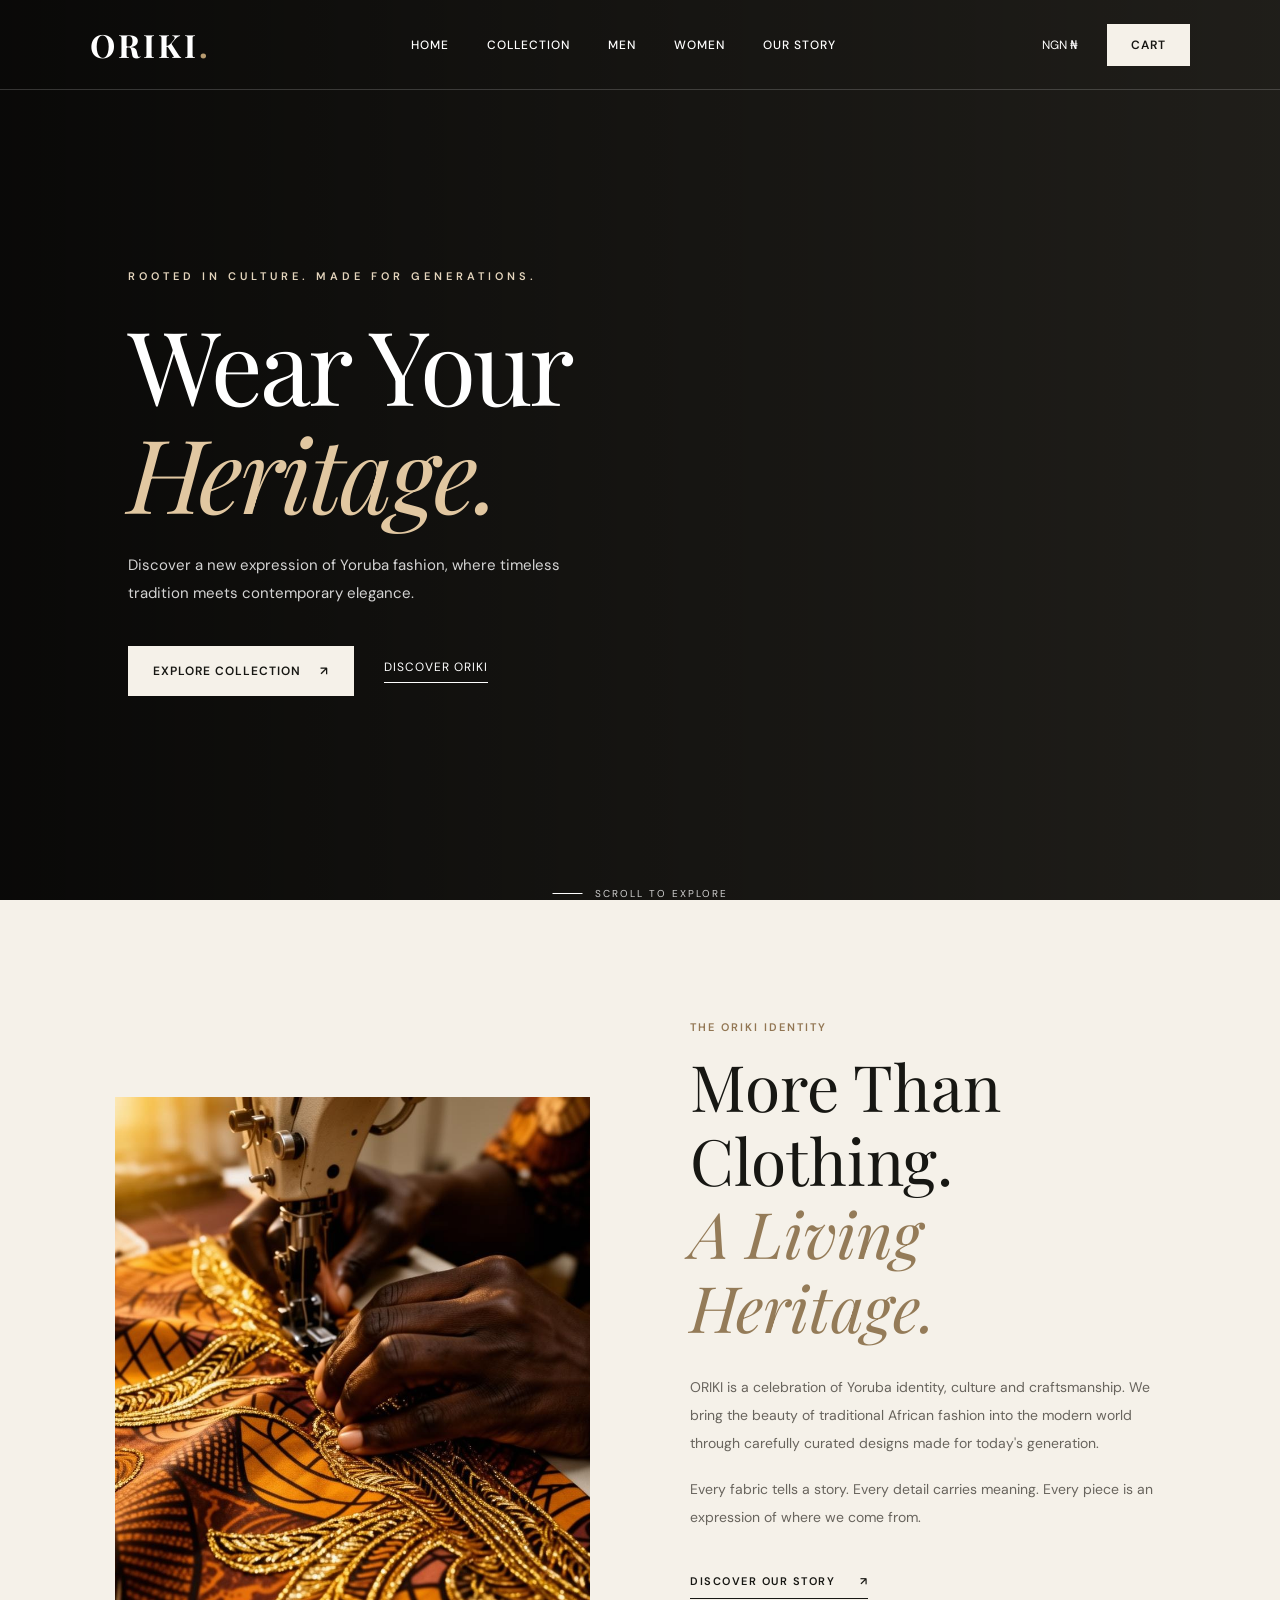
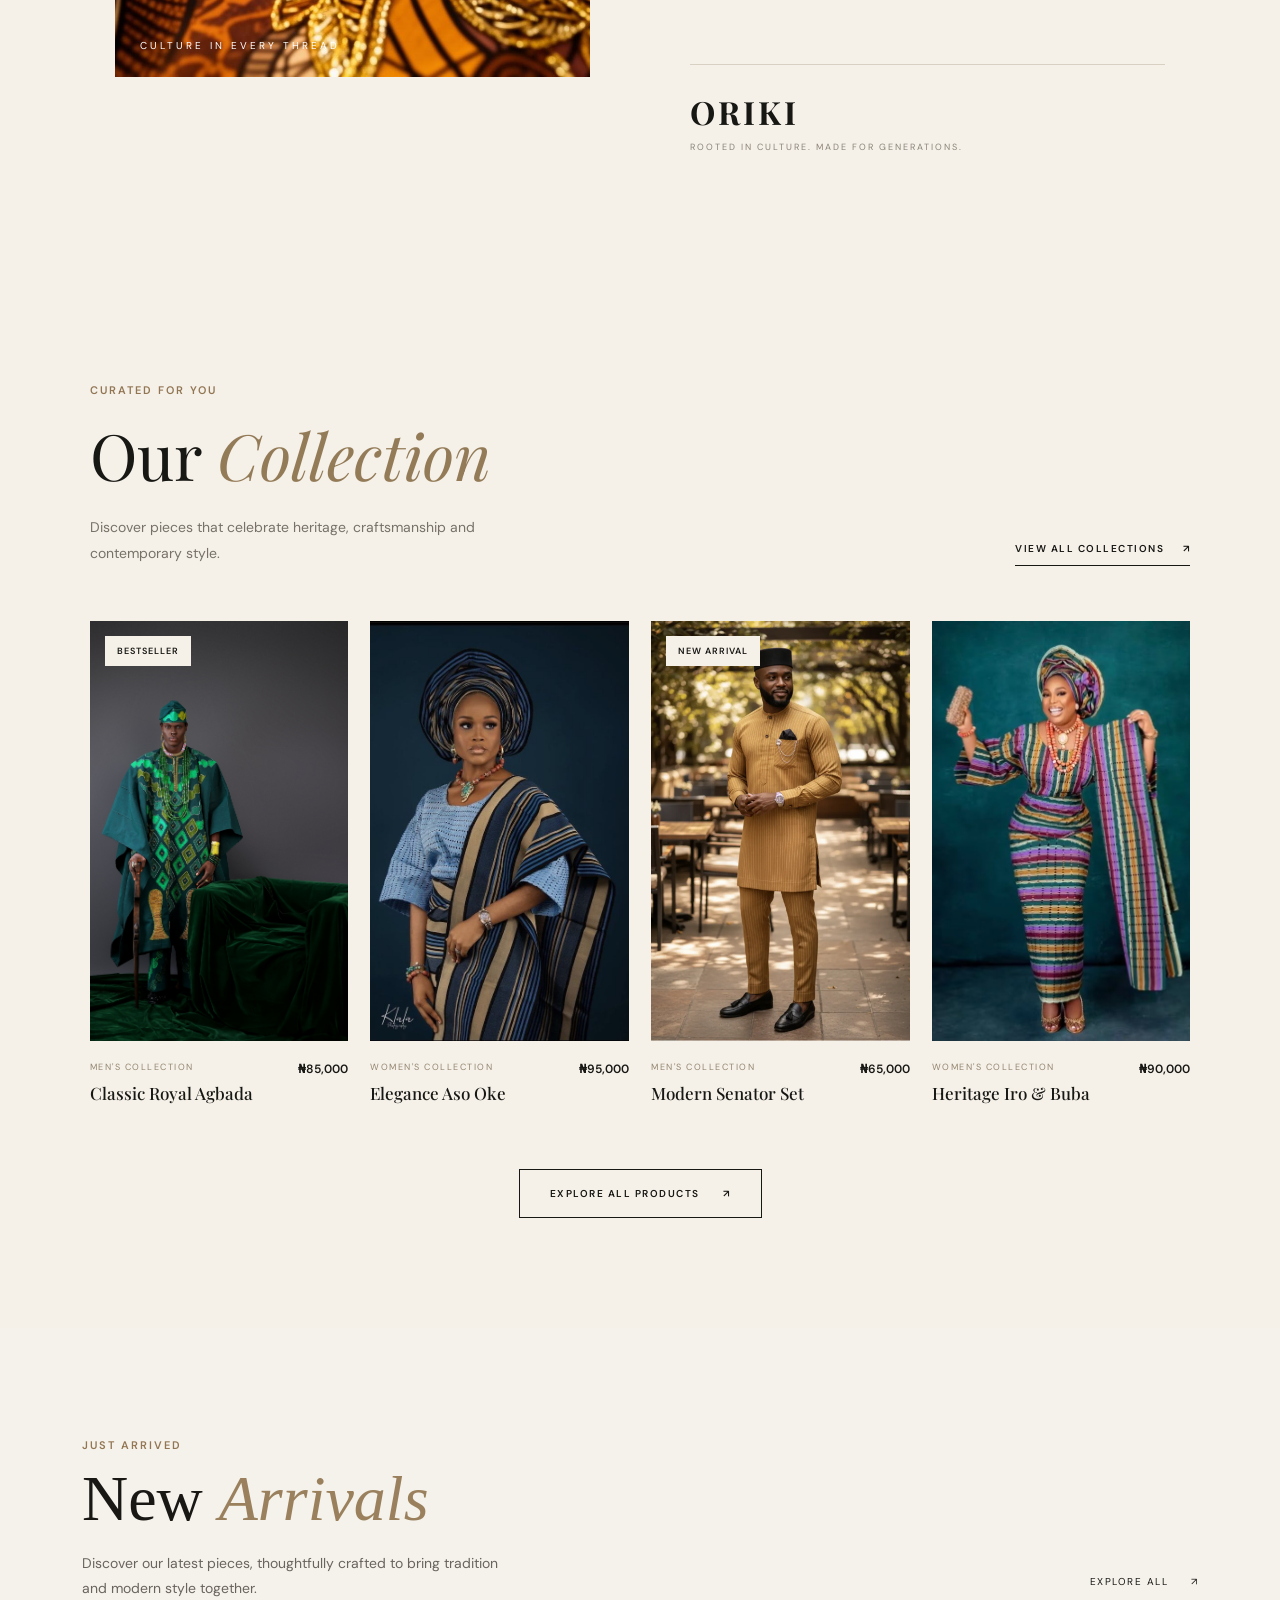
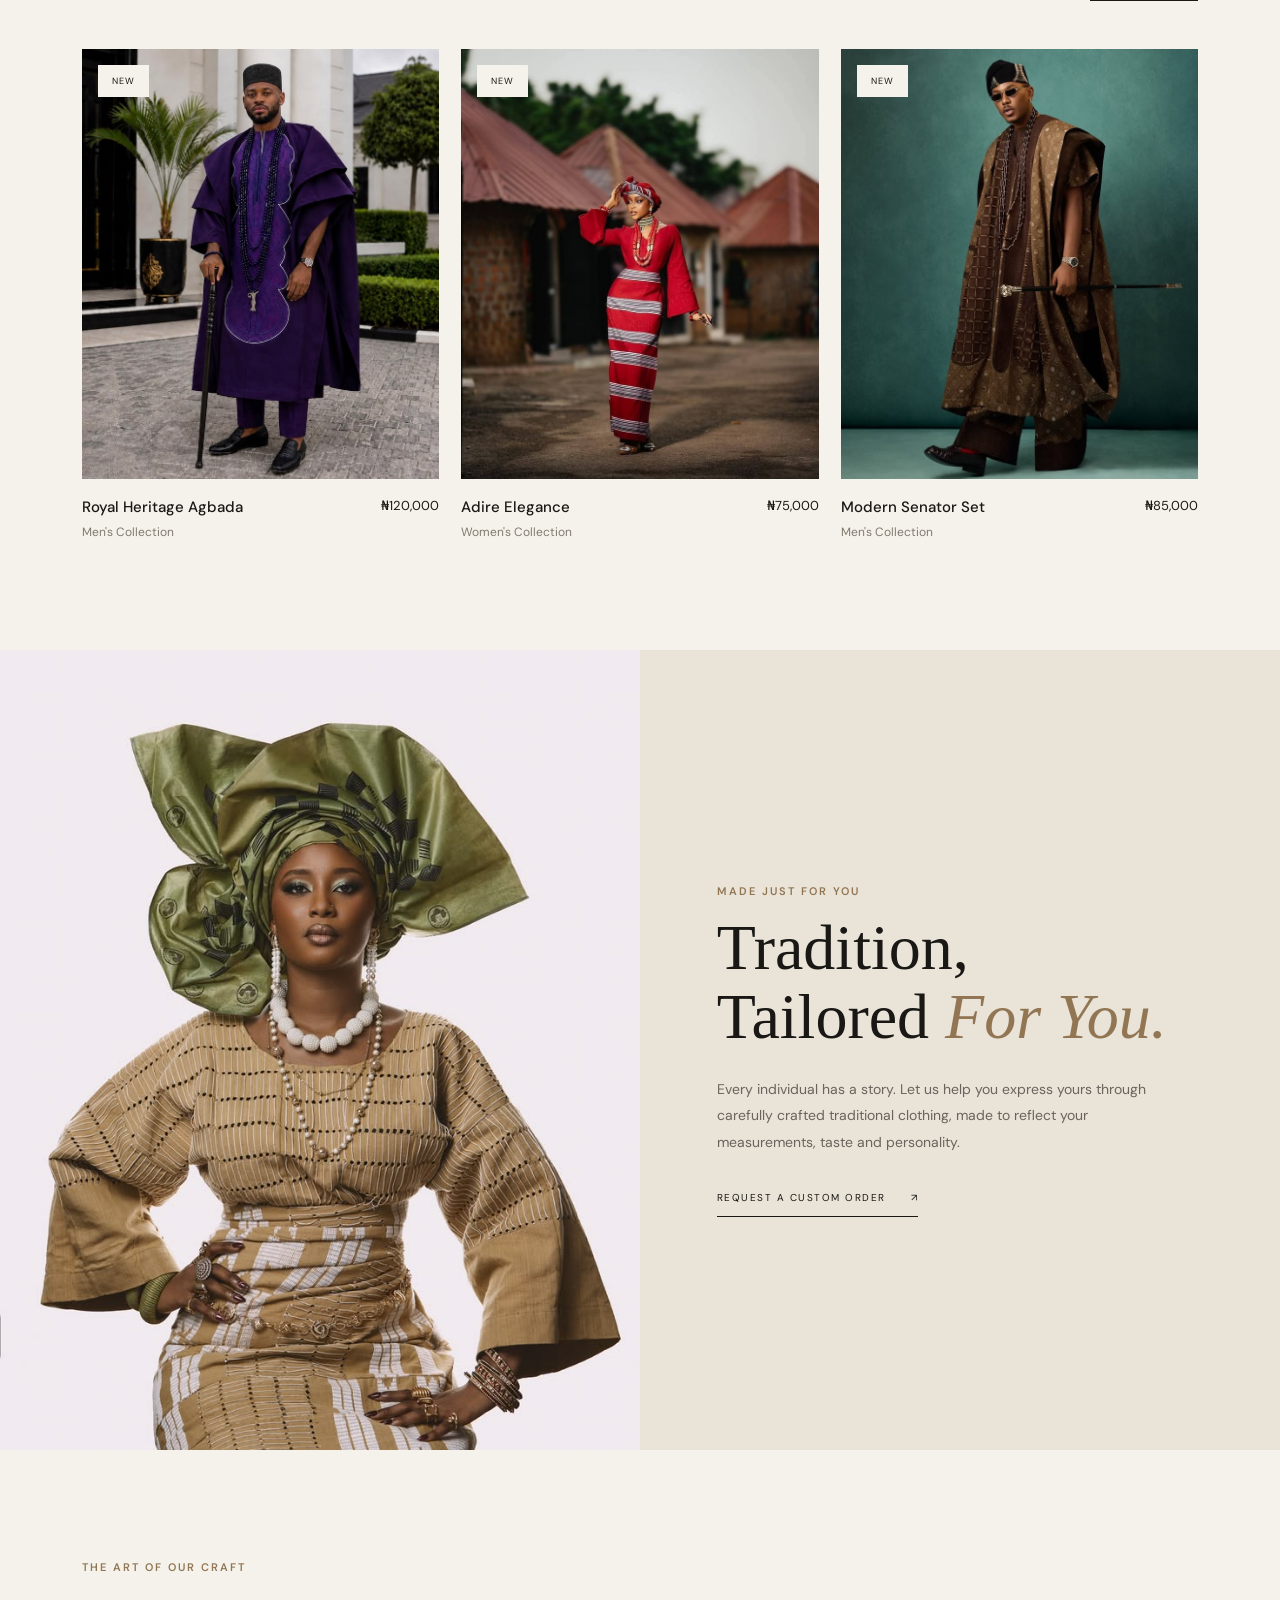
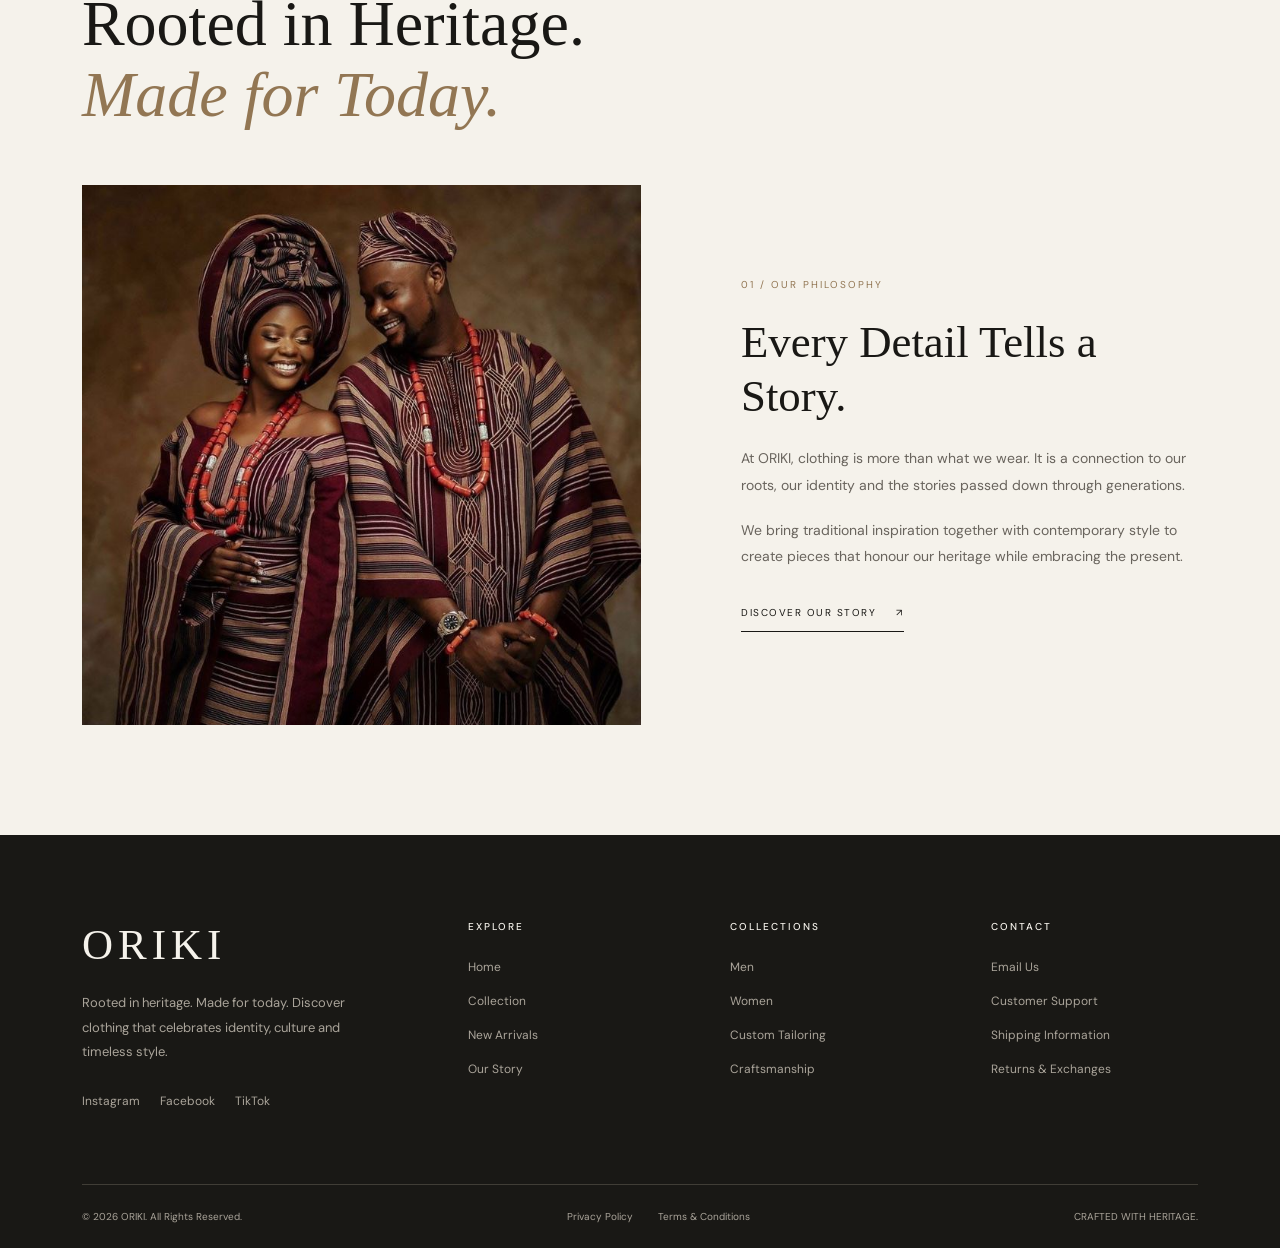
<file: index.html>
<!DOCTYPE html>
<html lang="en">

<head>
    <meta charset="UTF-8">
    <meta name="viewport" content="width=device-width, initial-scale=1.0">
    <meta name="description" content="ORIKI — Yoruba heritage, reimagined through contemporary fashion.">
    <title>ORIKI | Tradition, Tailored for Today</title>

    <link rel="preconnect" href="https://fonts.googleapis.com">
    <link rel="preconnect" href="https://fonts.gstatic.com" crossorigin>
    <link
        href="https://fonts.googleapis.com/css2?family=DM+Sans:wght@400;500;600;700&family=Playfair+Display:wght@400;500;600;700&display=swap"
        rel="stylesheet">

    <link rel="stylesheet" href="style.css">
    <script src="currency.js" defer></script>
    <script src="cart.js" defer></script>
    <script src="main.js" defer></script>

</head>

<body>

    <!-- Navigation -->
    <header class="header" id="header">
        <nav class="navbar">

            <a href="#" class="logo">ORIKI<span>.</span></a>

            <div class="nav-menu" id="navMenu">
                <a href="#home" class="nav-link">Home</a>
                <a href="/collection.html" class="nav-link">Collection</a>
                <a href="men.html" class="nav-link">Men</a>
                <a href="women.html" class="nav-link">Women</a>
                <a href="#story" class="nav-link">Our Story</a>
            </div>

            <div class="nav-actions">
                <button class="currency-btn" id="currencyBtn" type="button">
                    NGN ₦
                </button>

                <a href="shop.html" class="shop-btn">
                    Cart <span class="cart-count" aria-live="polite" hidden>0</span>
                </a>

                <button class="menu-toggle" id="menuToggle" aria-label="Open navigation menu" aria-expanded="false"
                    aria-controls="navMenu" type="button">
                    <span></span>
                    <span></span>
                </button>
            </div>

        </nav>
    </header>

    <!-- Hero Section -->
    <main>
        <section class="hero" id="home">

            <video class="hero-video" autoplay muted loop playsinline preload="metadata" poster="">
                <source src="assets/Oriki-hero.mp4" type="video/mp4">
            </video>

            <div class="hero-overlay"></div>

            <div class="hero-content">

                <p class="hero-tag">
                    ROOTED IN CULTURE. MADE FOR GENERATIONS.
                </p>

                <h1>
                    Wear Your <br>
                    <span>Heritage.</span>
                </h1>

                <p class="hero-description">
                    Discover a new expression of Yoruba fashion,
                    where timeless tradition meets contemporary elegance.
                </p>

                <div class="hero-buttons">
                    <a href="#collection" class="primary-btn">
                        Explore Collection <span>↗</span>
                    </a>

                    <a href="#story" class="secondary-btn">
                        Discover ORIKI
                    </a>
                </div>

            </div>

            <!-- <div class="hero-bottom">
                <p>CRAFTED WITH CULTURE</p>
                <p>LAGOS · NIGERIA</p>
            </div> -->

            <div class="hero-scroll">
                <span></span>
                <p>SCROLL TO EXPLORE</p>
            </div>

        </section>

        <!-- Next homepage sections will go here -->

    </main>

    <!-- BRAND INTRODUCTION -->
    <section class="brand-intro" id="story">

        <div class="brand-intro-image">
            <img src="assets/Oriki.jpg" alt="ORIKI traditional Yoruba fashion craftsmanship">
            <span class="image-caption">CULTURE IN EVERY THREAD</span>
        </div>

        <div class="brand-intro-content">

            <p class="section-label">THE ORIKI IDENTITY</p>

            <h2>
                More Than Clothing.
                <span>A Living Heritage.</span>
            </h2>

            <p class="brand-description">
                ORIKI is a celebration of Yoruba identity, culture
                and craftsmanship. We bring the beauty of traditional
                African fashion into the modern world through carefully
                curated designs made for today's generation.
            </p>

            <p class="brand-description">
                Every fabric tells a story. Every detail carries
                meaning. Every piece is an expression of where
                we come from.
            </p>

            <a href="#collection" class="story-link">
                DISCOVER OUR STORY <span>↗</span>
            </a>

            <div class="brand-signature">
                <span>ORIKI</span>
                <p>ROOTED IN CULTURE. MADE FOR GENERATIONS.</p>
            </div>

        </div>

    </section>

    <!-- FEATURED COLLECTION -->
    <section class="featured-collection" id="collection">

        <div class="collection-header">
            <div>
                <p class="section-label">CURATED FOR YOU</p>
                <h2>Our <span>Collection</span></h2>
                <p class="collection-description">
                    Discover pieces that celebrate heritage,
                    craftsmanship and contemporary style.
                </p>
            </div>

            <a href="#all-products" class="view-all">
                VIEW ALL COLLECTIONS <span>↗</span>
            </a>
        </div>

        <div class="collection-grid">

            <!-- PRODUCT 1 -->
            <article class="product-card">
                <a href="#" class="product-image">
                    <img src="assets/Product 2.jpg" alt="Traditional men's Yoruba agbada">
                    <span class="product-tag">BESTSELLER</span>
                </a>
                <div class="product-info">
                    <div>
                        <p class="product-category">MEN'S COLLECTION</p>
                        <h3>Classic Royal Agbada</h3>
                    </div>
                    <p class="product-price">₦85,000</p>
                </div>
            </article>

            <!-- PRODUCT 2 -->
            <article class="product-card">
                <a href="#" class="product-image">
                    <img src="assets/Product 1.jpg" alt="Traditional Yoruba women's aso oke outfit">
                </a>
                <div class="product-info">
                    <div>
                        <p class="product-category">WOMEN'S COLLECTION</p>
                        <h3>Elegance Aso Oke</h3>
                    </div>
                    <p class="product-price">₦95,000</p>
                </div>
            </article>

            <!-- PRODUCT 3 -->
            <article class="product-card">
                <a href="#" class="product-image">
                    <img src="assets/Product 3.webp" alt="Men's contemporary traditional outfit">
                    <span class="product-tag">NEW ARRIVAL</span>
                </a>
                <div class="product-info">
                    <div>
                        <p class="product-category">MEN'S COLLECTION</p>
                        <h3>Modern Senator Set</h3>
                    </div>
                    <p class="product-price">₦65,000</p>
                </div>
            </article>

            <!-- PRODUCT 4 -->
            <article class="product-card">
                <a href="#" class="product-image">
                    <img src="assets/Product 4.jpg" alt="Elegant Yoruba women's traditional attire">
                </a>
                <div class="product-info">
                    <div>
                        <p class="product-category">WOMEN'S COLLECTION</p>
                        <h3>Heritage Iro & Buba</h3>
                    </div>
                    <p class="product-price">₦90,000</p>
                </div>
            </article>

        </div>

        <div class="collection-bottom">
            <a href="/collection.html" class="collection-button">
                EXPLORE ALL PRODUCTS <span>↗</span>
            </a>
        </div>

    </section>
    <!-- NEW ARRIVALS SECTION -->
    <section class="new-arrivals" id="new-arrivals">

        <div class="new-arrivals-header">
            <div>
                <span class="section-label">JUST ARRIVED</span>
                <h2>New <em>Arrivals</em></h2>
                <p>
                    Discover our latest pieces, thoughtfully crafted
                    to bring tradition and modern style together.
                </p>
            </div>

            <a href="#all-products" class="new-arrivals-link">
                EXPLORE ALL <span>↗</span>
            </a>
        </div>

        <div class="new-arrivals-grid">

            <article class="arrival-card">
                <div class="arrival-image">
                    <img src="assets/new-arrival-1.jpg" alt="Traditional Yoruba fashion">

                    <span class="arrival-tag">NEW</span>
                </div>

                <div class="arrival-info">
                    <div>
                        <h3>Royal Heritage Agbada</h3>
                        <p>Men's Collection</p>
                    </div>
                    <span>₦120,000</span>
                </div>
            </article>

            <article class="arrival-card">
                <div class="arrival-image">
                    <img src="assets/new-arrival-2.jpg" alt="Elegant traditional Yoruba women's outfit">

                    <span class="arrival-tag">NEW</span>
                </div>

                <div class="arrival-info">
                    <div>
                        <h3>Adire Elegance</h3>
                        <p>Women's Collection</p>
                    </div>
                    <span>₦75,000</span>
                </div>
            </article>

            <article class="arrival-card">
                <div class="arrival-image">
                    <img src="assets/new-arrivl-3.jpg" alt="Modern traditional Nigerian outfit">

                    <span class="arrival-tag">NEW</span>
                </div>

                <div class="arrival-info">
                    <div>
                        <h3>Modern Senator Set</h3>
                        <p>Men's Collection</p>
                    </div>
                    <span>₦85,000</span>
                </div>
            </article>

        </div>

    </section>
    <!-- END NEW ARRIVALS -->

    <!-- CUSTOM TAILORING SECTION -->
    <section class="custom-tailoring" id="custom-tailoring">

        <div class="tailoring-image">
            <img src="assets/custom-tailoring.jpg" alt="Traditional Yoruba outfit made by ORIKI">
        </div>

        <div class="tailoring-content">
            <span class="section-label">MADE JUST FOR YOU</span>

            <h2>
                Tradition,<br>
                Tailored <em>For You.</em>
            </h2>

            <p>
                Every individual has a story. Let us help you express yours
                through carefully crafted traditional clothing, made to
                reflect your measurements, taste and personality.
            </p>

            <a href="contact.html" class="tailoring-button">
                REQUEST A CUSTOM ORDER <span>↗</span>
            </a>
        </div>

    </section>
    <!-- END CUSTOM TAILORING -->

    <!-- CRAFTSMANSHIP SECTION -->
    <section class="craftsmanship" id="craftsmanship">

        <div class="craftsmanship-heading">
            <span class="section-label">THE ART OF OUR CRAFT</span>
            <h2>Rooted in Heritage.<br><em>Made for Today.</em></h2>
        </div>

        <div class="craftsmanship-content">
            <div class="craftsmanship-image">
                <img src="assets/oriki-craft.jpg" alt="Traditional Yoruba fabric and clothing craftsmanship">
            </div>

            <div class="craftsmanship-text">
                <span class="craft-number">01 / OUR PHILOSOPHY</span>

                <h3>Every Detail Tells a Story.</h3>

                <p>
                    At ORIKI, clothing is more than what we wear.
                    It is a connection to our roots, our identity and
                    the stories passed down through generations.
                </p>

                <p>
                    We bring traditional inspiration together with
                    contemporary style to create pieces that honour
                    our heritage while embracing the present.
                </p>

                <a href="#story" class="craftsmanship-link">
                    DISCOVER OUR STORY <span>↗</span>
                </a>
            </div>
        </div>

    </section>
    <!-- END CRAFTSMANSHIP -->

    <!-- ORIKI FOOTER -->
    <footer class="oriki-footer">

        <div class="footer-main">

            <div class="footer-brand">
                <a href="index.html" class="footer-logo">ORIKI</a>

                <p>
                    Rooted in heritage. Made for today.
                    Discover clothing that celebrates
                    identity, culture and timeless style.
                </p>

                <div class="footer-socials">
                    <a href="#" aria-label="Instagram">Instagram</a>
                    <a href="#" aria-label="Facebook">Facebook</a>
                    <a href="#" aria-label="TikTok">TikTok</a>
                </div>
            </div>

            <div class="footer-column">
                <h3>EXPLORE</h3>
                <a href="index.html">Home</a>
                <a href="#collection">Collection</a>
                <a href="#new-arrivals">New Arrivals</a>
                <a href="#story">Our Story</a>
            </div>

            <div class="footer-column">
                <h3>COLLECTIONS</h3>
                <a href="men.html">Men</a>
                <a href="women.html">Women</a>
                <a href="#custom-tailoring">Custom Tailoring</a>
                <a href="#craftsmanship">Craftsmanship</a>
            </div>

            <div class="footer-column">
                <h3>CONTACT</h3>
                <a href="mailto:hello@oriki.com">Email Us</a>
                <a href="#">Customer Support</a>
                <a href="#">Shipping Information</a>
                <a href="#">Returns & Exchanges</a>
            </div>

        </div>

        <div class="footer-bottom">
            <p>© 2026 ORIKI. All Rights Reserved.</p>

            <div>
                <a href="#">Privacy Policy</a>
                <a href="#">Terms & Conditions</a>
            </div>

            <span>CRAFTED WITH HERITAGE.</span>
        </div>

    </footer>
    <!-- END ORIKI FOOTER -->
</body>

</html>
</file>
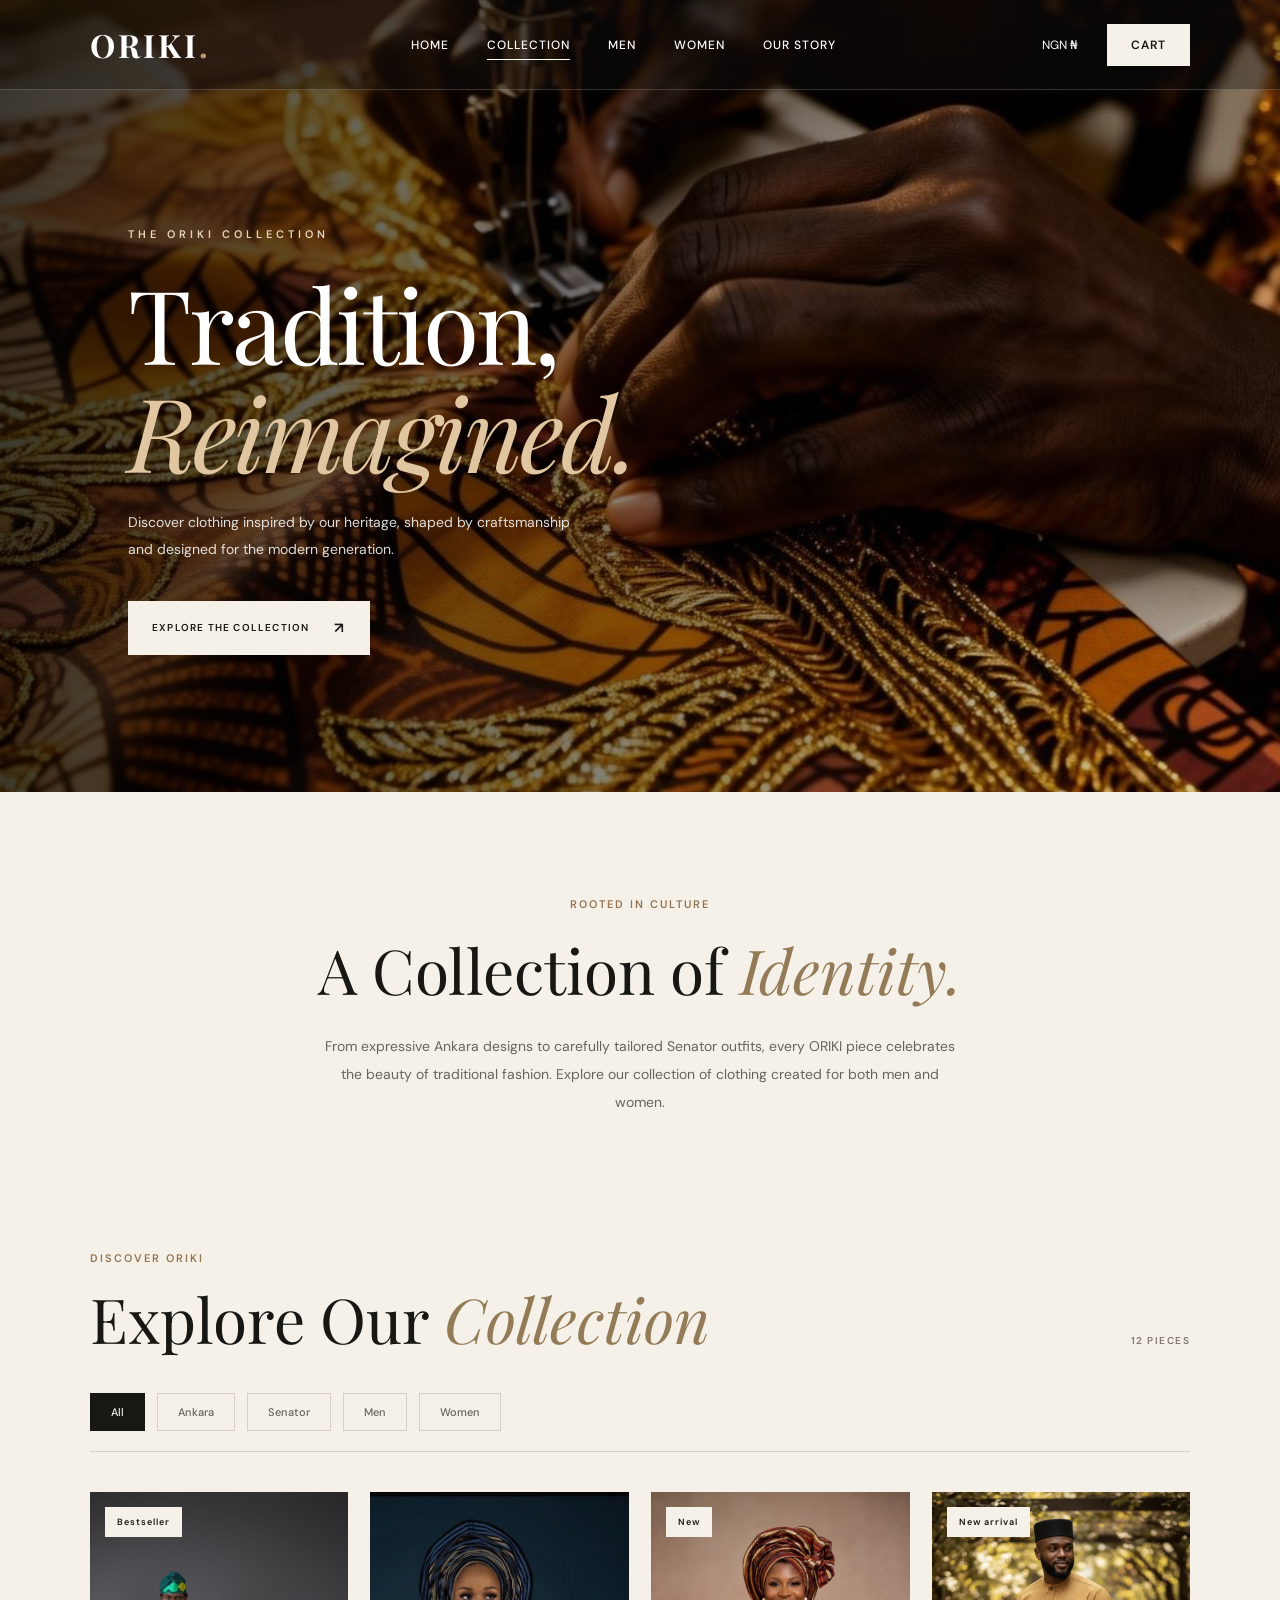
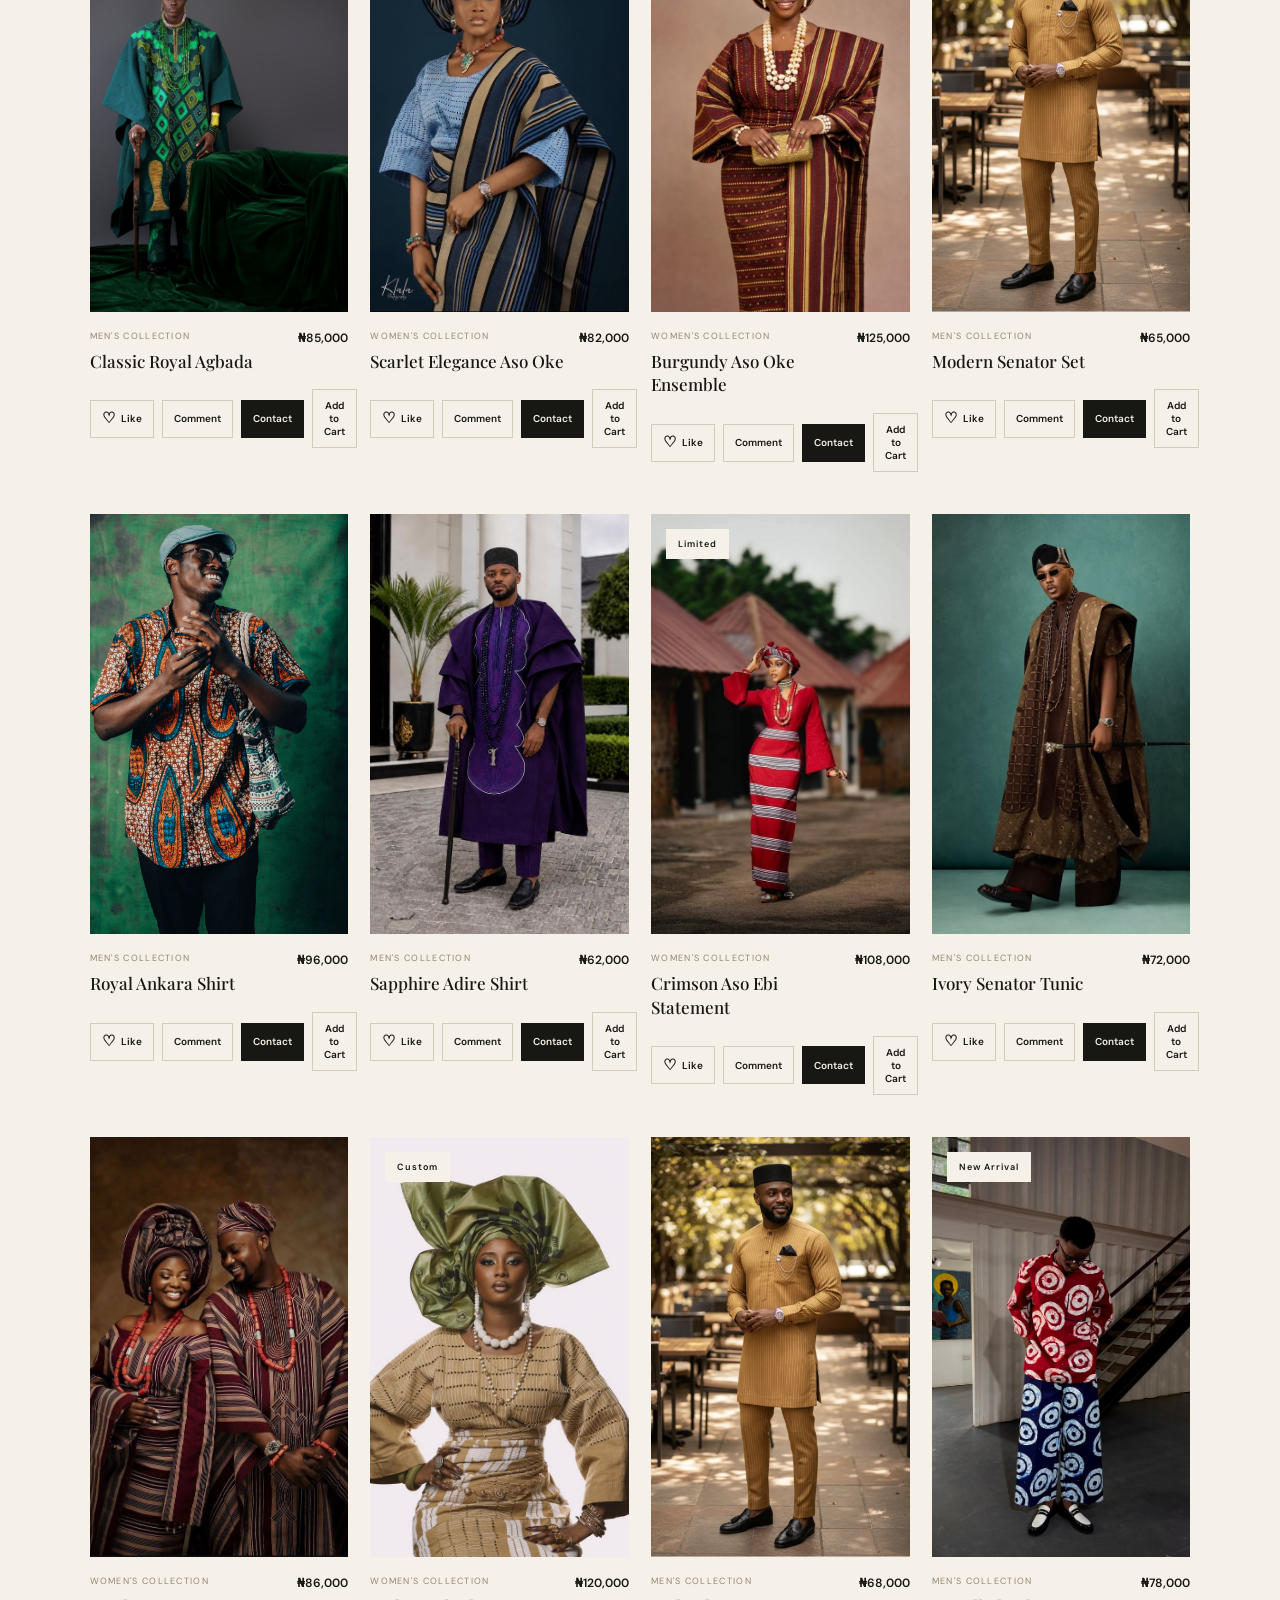
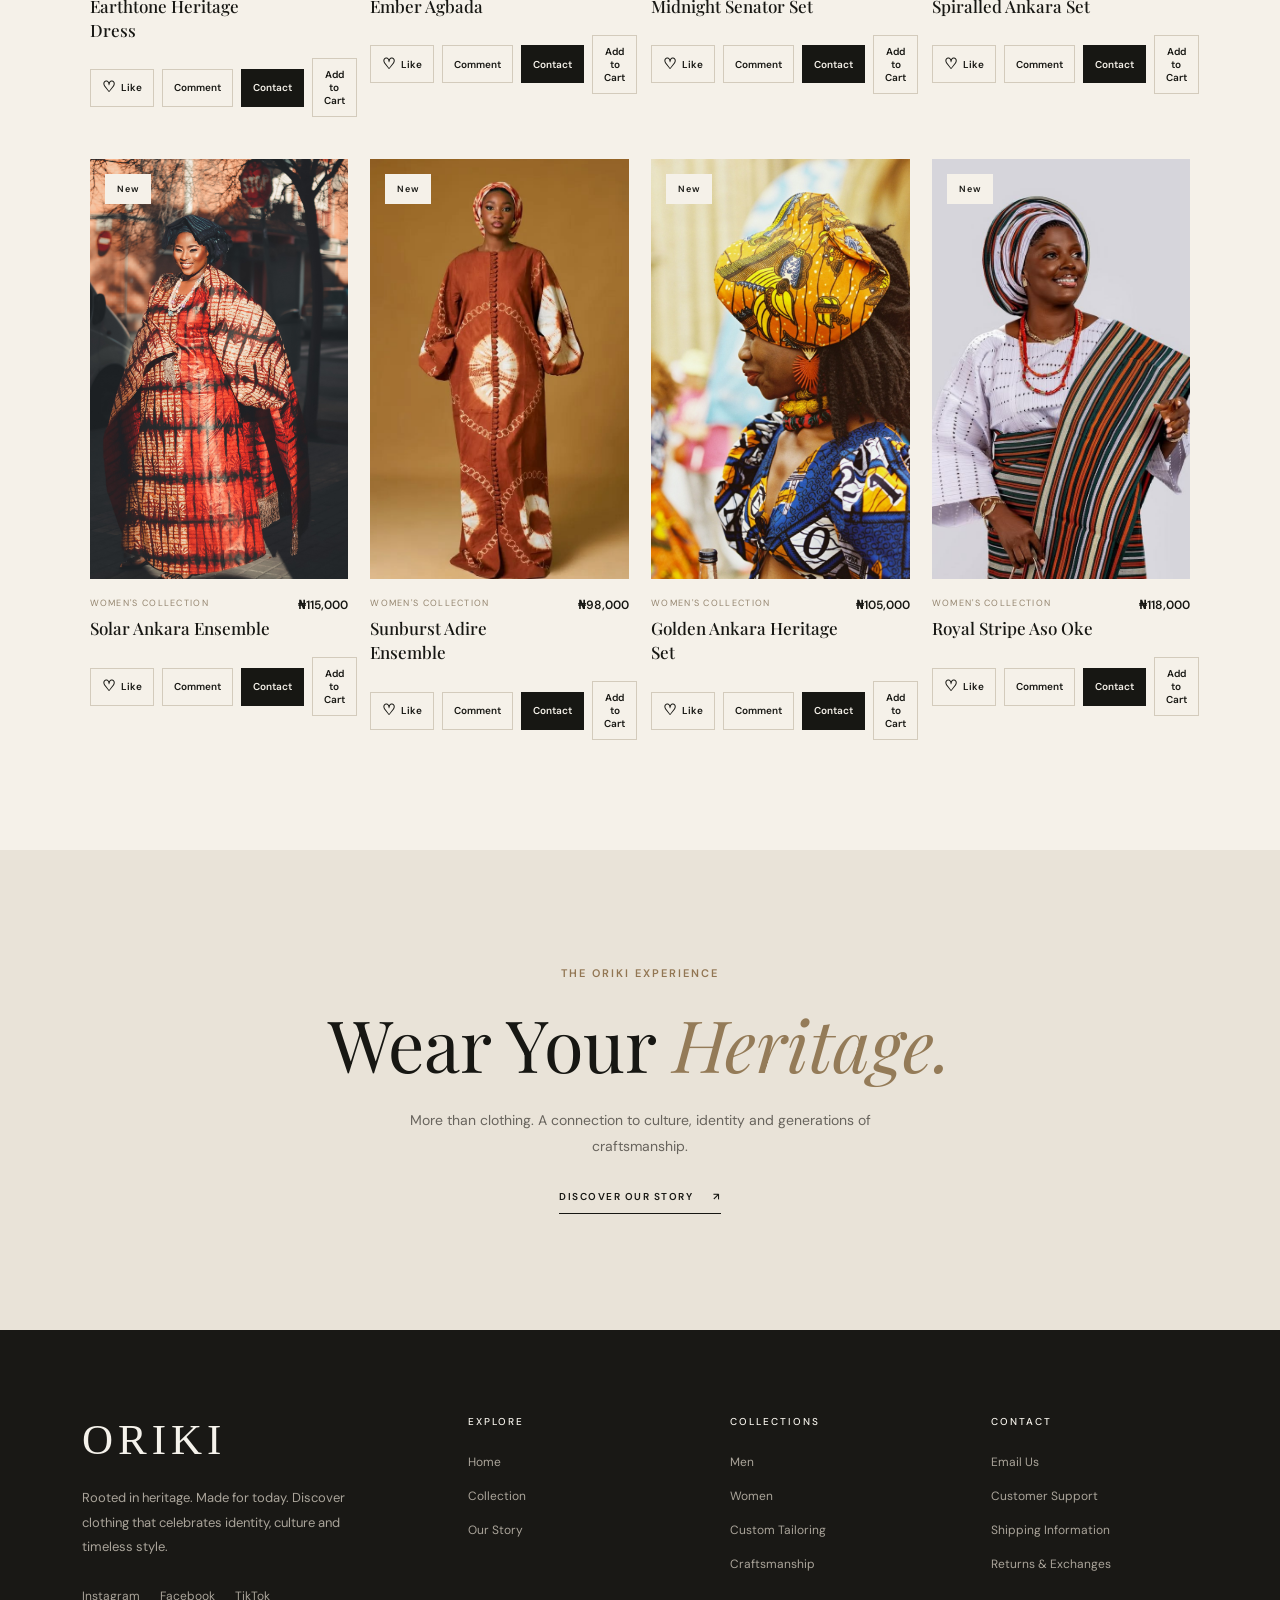
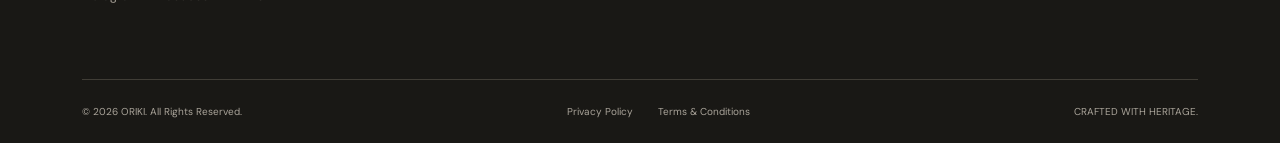
<file: collection.html>
<!DOCTYPE html>
<html lang="en">

<head>
    <meta charset="UTF-8">
    <meta name="viewport" content="width=device-width, initial-scale=1.0">

    <meta name="description"
        content="Explore the ORIKI collection of contemporary Yoruba-inspired traditional fashion for men and women.">

    <title>Collection | ORIKI — Tradition, Tailored for Today</title>

    <!-- Google Fonts -->
    <link rel="preconnect" href="https://fonts.googleapis.com">
    <link rel="preconnect" href="https://fonts.gstatic.com" crossorigin>

    <link
        href="https://fonts.googleapis.com/css2?family=DM+Sans:wght@400;500;600;700&family=Playfair+Display:wght@400;500;600;700&display=swap"
        rel="stylesheet">

    <!-- Shared Homepage Styles -->
    <link rel="stylesheet" href="style.css">

    <!-- Collection Page Styles -->
    <link rel="stylesheet" href="collection.css">

    <!-- Collection JavaScript -->
    <script src="currency.js" defer></script>
    <script src="cart.js" defer></script>
    <script src="collection.js" defer></script>

</head>

<body>

    <!-- =================================
         NAVIGATION
    ================================== -->

    <header class="header" id="header">

        <nav class="navbar">

            <a href="index.html" class="logo">
                ORIKI<span>.</span>
            </a>

            <div class="nav-menu" id="navMenu">

                <a href="/index.html" class="nav-link">
                    Home
                </a>

                <a href="collection.html" class="nav-link active"
                    aria-current="page">
                    Collection
                </a>

                <a href="men.html" class="nav-link">
                    Men
                </a>

                <a href="women.html" class="nav-link">
                    Women
                </a>

                <a href="index.html#story" class="nav-link">
                    Our Story
                </a>

            </div>

            <div class="nav-actions">

                <button class="currency-btn" id="currencyBtn" type="button">
                    NGN ₦
                </button>

                <a href="shop.html" class="shop-btn">
                    Cart <span class="cart-count" aria-live="polite" hidden>0</span>
                </a>

                <button
                    class="menu-toggle"
                    id="menuToggle"
                    aria-label="Open navigation menu"
                    aria-expanded="false"
                    aria-controls="navMenu"
                    type="button">

                    <span></span>
                    <span></span>

                </button>

            </div>

        </nav>

    </header>


    <!-- =================================
         MAIN CONTENT
    ================================== -->

    <main>

        <!-- COLLECTION HERO -->

        <section class="collection-hero">

            <div class="collection-hero-image">

                <img
                    src="assets/Oriki.jpg"
                    alt="ORIKI traditional Yoruba fashion and craftsmanship">

            </div>

            <div class="collection-hero-overlay"></div>

            <div class="collection-hero-content">

                <p class="collection-hero-label">
                    THE ORIKI COLLECTION
                </p>

                <h1>
                    Tradition, <br>
                    <span>Reimagined.</span>
                </h1>

                <p class="collection-hero-description">
                    Discover clothing inspired by our heritage,
                    shaped by craftsmanship and designed for
                    the modern generation.
                </p>

                <a href="#products" class="collection-hero-button">
                    EXPLORE THE COLLECTION
                    <span>↗</span>
                </a>

            </div>

        </section>


        <!-- COLLECTION INTRODUCTION -->

        <section class="collection-intro">

            <div class="collection-intro-content">

                <p class="section-label">
                    ROOTED IN CULTURE
                </p>

                <h2>
                    A Collection of <span>Identity.</span>
                </h2>

                <p>
                    From expressive Ankara designs to carefully
                    tailored Senator outfits, every ORIKI piece
                    celebrates the beauty of traditional fashion.

                    Explore our collection of clothing created
                    for both men and women.
                </p>

            </div>

        </section>


        <!-- =================================
             PRODUCT COLLECTION
        ================================== -->

        <section class="all-collections" id="products">

            <!-- COLLECTION HEADER -->

            <div class="all-collections-header">

                <div>

                    <p class="section-label">
                        DISCOVER ORIKI
                    </p>

                    <h2>
                        Explore Our <span>Collection</span>
                    </h2>

                </div>

                <p class="products-count" id="productsCount">
                    12 PIECES
                </p>

            </div>


            <!-- PRODUCT FILTERS -->

            <div class="collection-filters"
                aria-label="Filter collection products">

                <button
                    class="filter-btn active"
                    type="button"
                    data-filter="all"
                    aria-pressed="true">

                    All

                </button>

                <button
                    class="filter-btn"
                    type="button"
                    data-filter="ankara"
                    aria-pressed="false">

                    Ankara

                </button>

                <button
                    class="filter-btn"
                    type="button"
                    data-filter="senator"
                    aria-pressed="false">

                    Senator

                </button>

                <button
                    class="filter-btn"
                    type="button"
                    data-filter="men"
                    aria-pressed="false">

                    Men

                </button>

                <button
                    class="filter-btn"
                    type="button"
                    data-filter="women"
                    aria-pressed="false">

                    Women

                </button>

            </div>


            <!-- PRODUCT GRID -->

            <div
                class="collection-product-grid"
                id="productGrid"
                aria-live="polite">
            </div>

        </section>


        <!-- COLLECTION CLOSING SECTION -->

        <section class="collection-closing">

            <div class="collection-closing-content">

                <p class="section-label">
                    THE ORIKI EXPERIENCE
                </p>

                <h2>
                    Wear Your <span>Heritage.</span>
                </h2>

                <p>
                    More than clothing. A connection to culture,
                    identity and generations of craftsmanship.
                </p>

                <a href="index.html#story" class="collection-closing-link">
                    DISCOVER OUR STORY
                    <span>↗</span>
                </a>

            </div>

        </section>

    </main>


    <!-- =================================
         FOOTER
    ================================== -->

    <footer class="oriki-footer">

        <div class="footer-main">

            <!-- BRAND -->

            <div class="footer-brand">

                <a href="index.html" class="footer-logo">
                    ORIKI
                </a>

                <p>
                    Rooted in heritage. Made for today.
                    Discover clothing that celebrates
                    identity, culture and timeless style.
                </p>

                <div class="footer-socials">

                    <a href="#" aria-label="Instagram">
                        Instagram
                    </a>

                    <a href="#" aria-label="Facebook">
                        Facebook
                    </a>

                    <a href="#" aria-label="TikTok">
                        TikTok
                    </a>

                </div>

            </div>


            <!-- EXPLORE -->

            <div class="footer-column">

                <h3>EXPLORE</h3>

                <a href="index.html">Home</a>
                <a href="collection.html">Collection</a>
                <a href="index.html#story">Our Story</a>

            </div>


            <!-- COLLECTIONS -->

            <div class="footer-column">

                <h3>COLLECTIONS</h3>

                <a href="men.html">Men</a>
                <a href="women.html">Women</a>
                <a href="index.html#custom-tailoring">Custom Tailoring</a>
                <a href="index.html#craftsmanship">Craftsmanship</a>

            </div>


            <!-- CONTACT -->

            <div class="footer-column">

                <h3>CONTACT</h3>

                <a href="mailto:hello@oriki.com">
                    Email Us
                </a>

                <a href="#">Customer Support</a>
                <a href="#">Shipping Information</a>
                <a href="#">Returns & Exchanges</a>

            </div>

        </div>


        <!-- FOOTER BOTTOM -->

        <div class="footer-bottom">

            <p>
                © 2026 ORIKI. All Rights Reserved.
            </p>

            <div>

                <a href="#">Privacy Policy</a>
                <a href="#">Terms & Conditions</a>

            </div>

            <span>
                CRAFTED WITH HERITAGE.
            </span>

        </div>

    </footer>

</body>

</html>
</file>
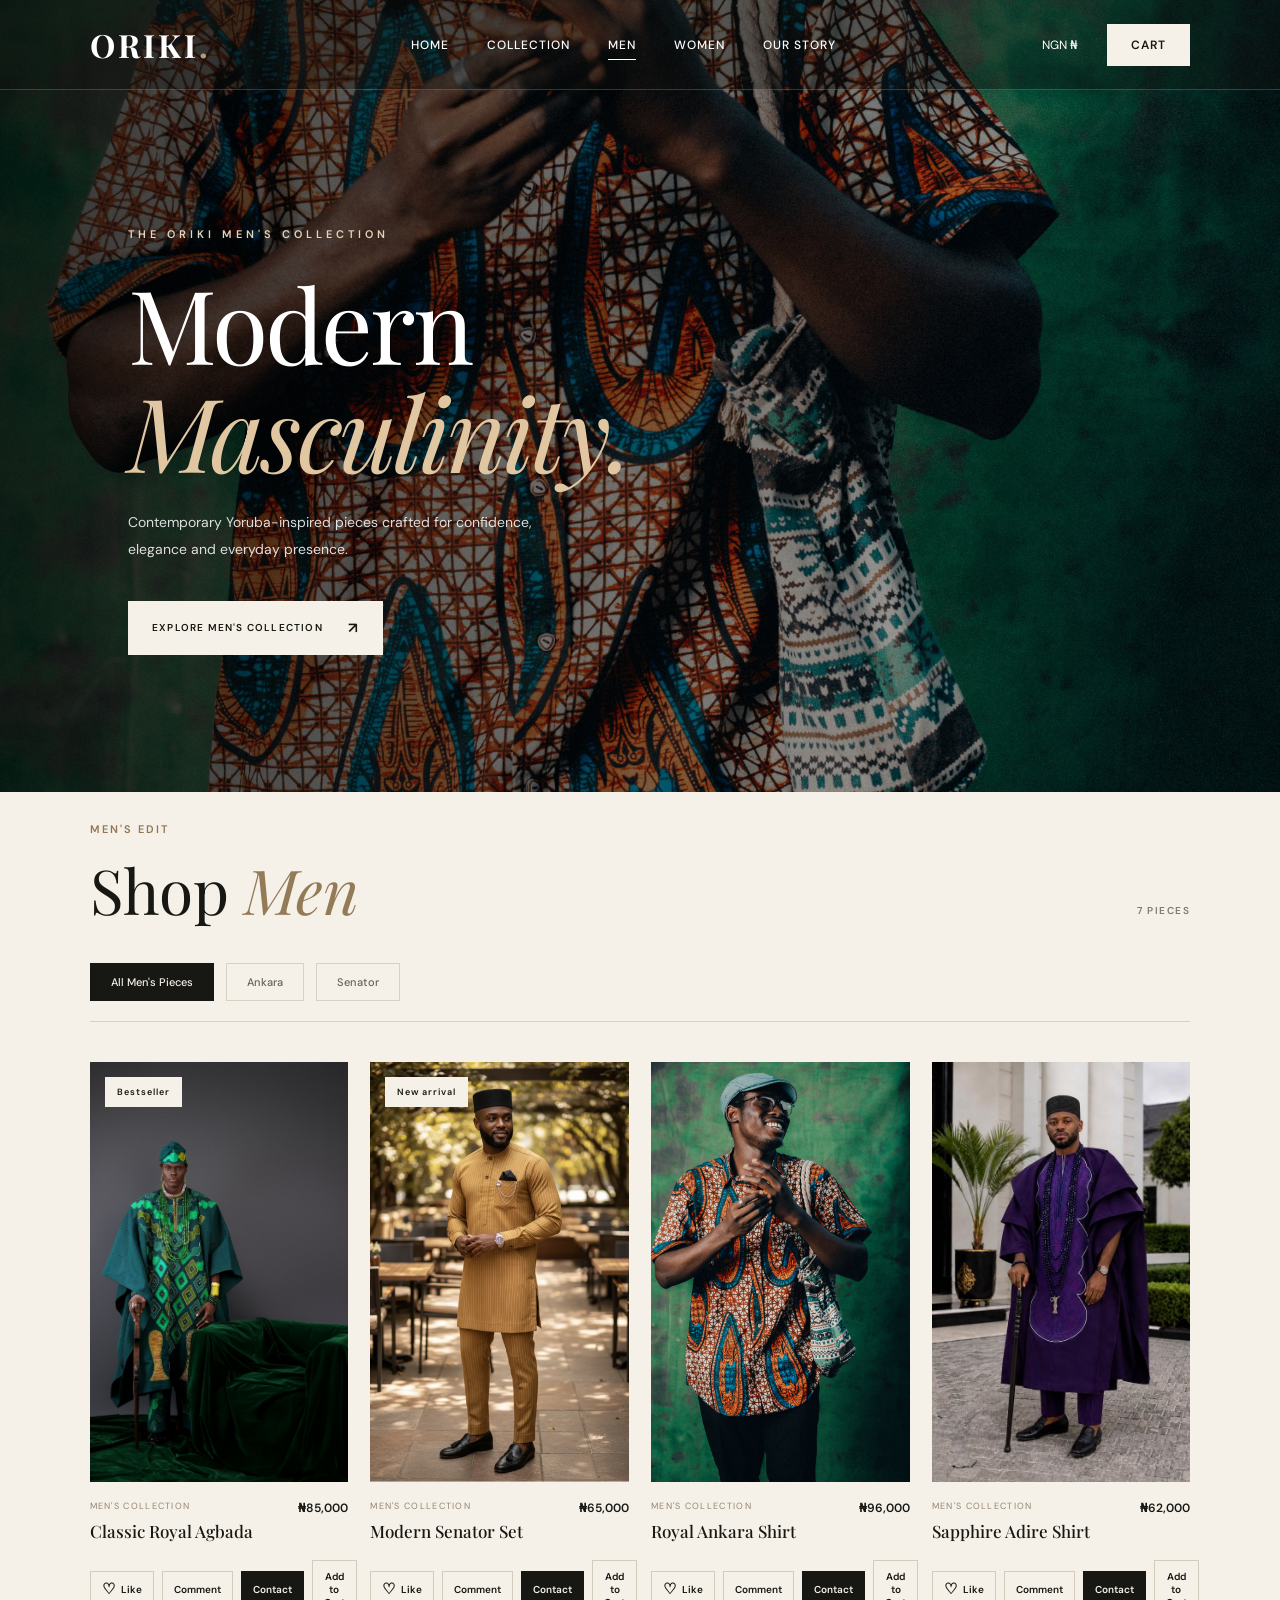
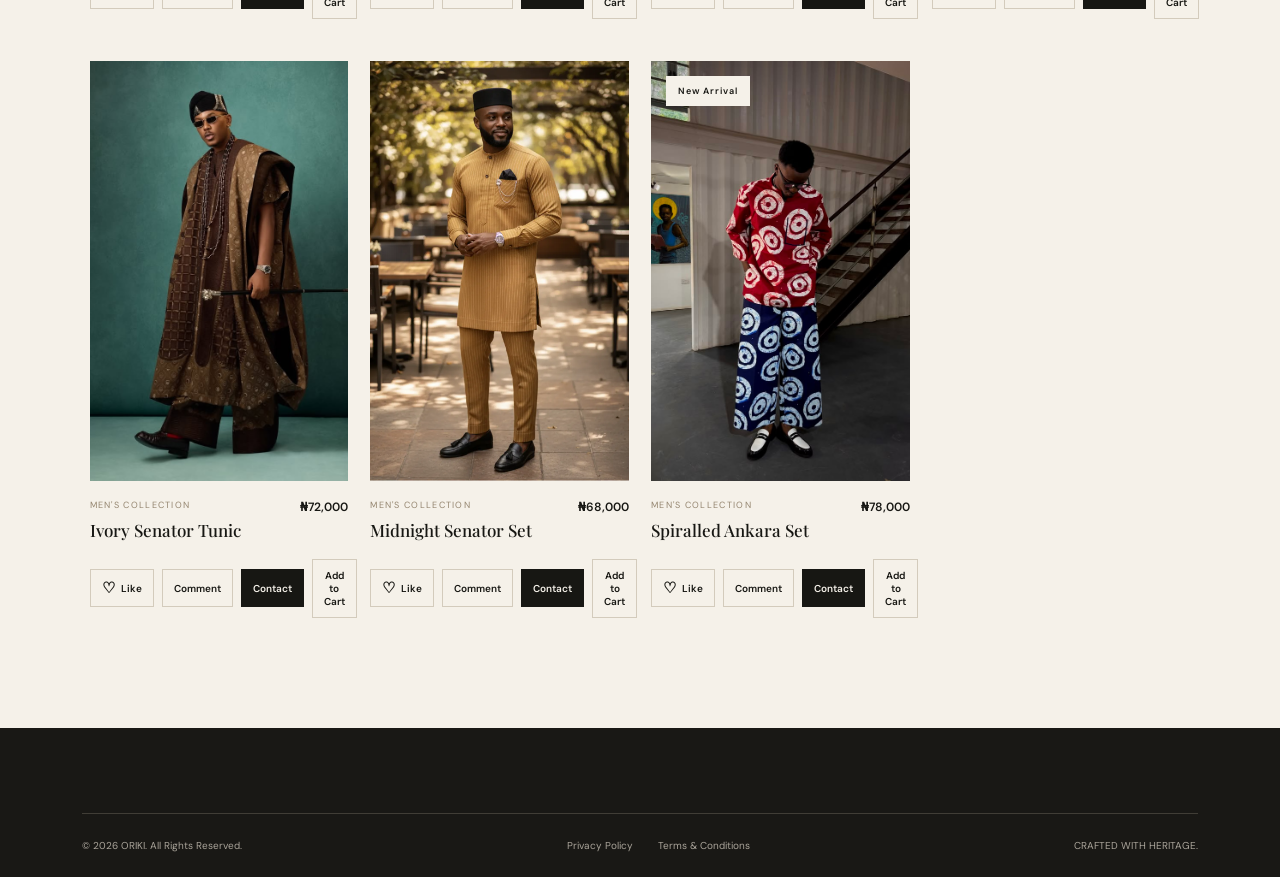
<file: men.html>
<!DOCTYPE html>
<html lang="en">
<head>
    <meta charset="UTF-8">
    <meta name="viewport" content="width=device-width, initial-scale=1.0">
    <meta name="description" content="Explore ORIKI men's Ankara and traditional fashion collection.">
    <title>Men's Collection | ORIKI</title>
    <link rel="preconnect" href="https://fonts.googleapis.com">
    <link rel="preconnect" href="https://fonts.gstatic.com" crossorigin>
    <link href="https://fonts.googleapis.com/css2?family=DM+Sans:wght@400;500;600;700&family=Playfair+Display:wght@400;500;600;700&display=swap" rel="stylesheet">
    <link rel="stylesheet" href="style.css">
    <link rel="stylesheet" href="collection.css">
    <script src="currency.js" defer></script>
    <script src="cart.js" defer></script>
    <script src="collection.js" defer></script>
</head>
<body>
    <header class="header" id="header">
        <nav class="navbar">
            <a href="index.html" class="logo">ORIKI<span>.</span></a>
            <div class="nav-menu" id="navMenu">
                <a href="index.html" class="nav-link">Home</a>
                <a href="collection.html" class="nav-link">Collection</a>
                <a href="men.html" class="nav-link active" aria-current="page">Men</a>
                <a href="women.html" class="nav-link">Women</a>
                <a href="index.html#story" class="nav-link">Our Story</a>
            </div>
            <div class="nav-actions">
                <button class="currency-btn" id="currencyBtn" type="button">NGN ₦</button>
                <a href="shop.html" class="shop-btn">
                    Cart <span class="cart-count" aria-live="polite" hidden>0</span>
                </a>
                <button class="menu-toggle" id="menuToggle" aria-label="Open navigation menu"
                    aria-expanded="false" aria-controls="navMenu" type="button">
                    <span></span>
                    <span></span>
                </button>
            </div>
        </nav>
    </header>

    <main>
        <section class="collection-hero">
            <div class="collection-hero-image">
                <video autoplay muted loop playsinline preload="metadata"
                    poster="assets-collection/product 2.jpg"
                    aria-label="ORIKI men's fashion video">
                    <source src="/assets-collection/Men_modeling_traditional_attire_c6f8f1e0.mp4" type="video/mp4">
                </video>
            </div>
            <div class="collection-hero-overlay"></div>
            <div class="collection-hero-content">
                <p class="collection-hero-label">THE ORIKI MEN'S COLLECTION</p>
                <h1>Modern <br><span>Masculinity.</span></h1>
                <p class="collection-hero-description">
                    Contemporary Yoruba-inspired pieces crafted for confidence, elegance and everyday presence.
                </p>
                <a href="#products" class="collection-hero-button">
                    EXPLORE MEN'S COLLECTION <span>↗</span>
                </a>
            </div>
        </section>

        <section class="all-collections" id="products">
            <div class="all-collections-header">
                <div>
                    <p class="section-label">MEN'S EDIT</p>
                    <h2>Shop <span>Men</span></h2>
                </div>
                <p class="products-count" id="productsCount">0 PIECES</p>
            </div>

            <div class="collection-filters" aria-label="Filter men's collection">
                <button class="filter-btn active" type="button" data-filter="men" aria-pressed="true">All Men's Pieces</button>
                <button class="filter-btn" type="button" data-filter="ankara" aria-pressed="false">Ankara</button>
                <button class="filter-btn" type="button" data-filter="senator" aria-pressed="false">Senator</button>
            </div>

            <div class="collection-product-grid" id="productGrid" aria-live="polite"></div>
        </section>
    </main>

    <footer class="oriki-footer">
        <div class="footer-bottom">
            <p>© 2026 ORIKI. All Rights Reserved.</p>
            <div>
                <a href="privacy.html">Privacy Policy</a>
                <a href="terms.html">Terms & Conditions</a>
            </div>
            <span>CRAFTED WITH HERITAGE.</span>
        </div>
    </footer>
</body>
</html>
</file>
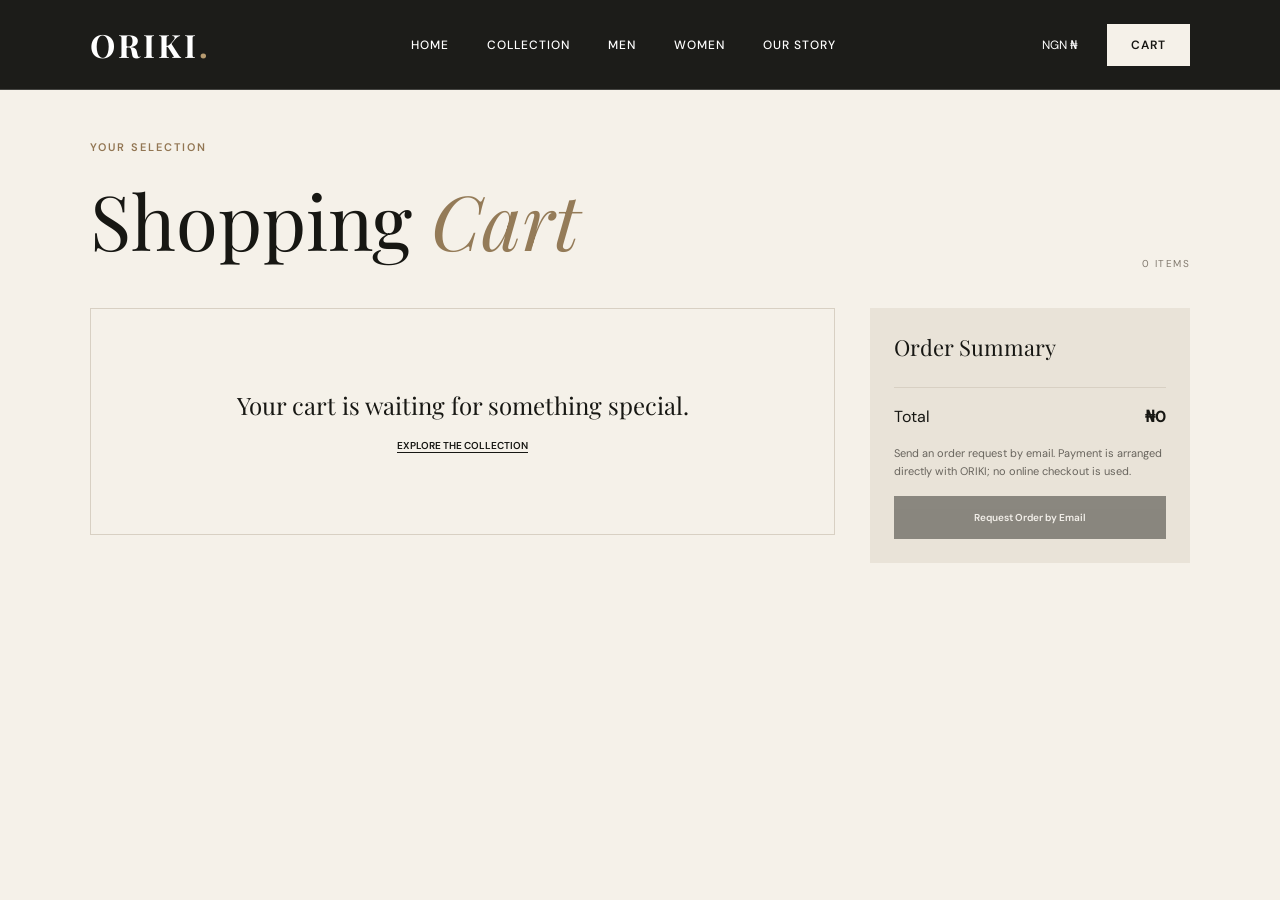
<file: shop.html>
<!DOCTYPE html>
<html lang="en">

<head>
    <meta charset="UTF-8">
    <meta name="viewport" content="width=device-width, initial-scale=1.0">
    <meta name="description" content="Review your selected ORIKI fashion pieces in your shopping cart.">
    <title>Your Cart | ORIKI</title>
    <link rel="preconnect" href="https://fonts.googleapis.com">
    <link rel="preconnect" href="https://fonts.gstatic.com" crossorigin>
    <link
        href="https://fonts.googleapis.com/css2?family=DM+Sans:wght@400;500;600;700&family=Playfair+Display:wght@400;500;600;700&display=swap"
        rel="stylesheet">
    <link rel="stylesheet" href="style.css">
    <link rel="stylesheet" href="collection.css">
    <script src="currency.js" defer></script>
    <script src="cart.js" defer></script>
    <script src="shop.js" defer></script>
    <script src="main.js" defer></script>
</head>

<body>
    <header class="header header-light" id="header">
        <nav class="navbar">
            <a href="index.html" class="logo">ORIKI<span>.</span></a>
            <div class="nav-menu" id="navMenu">
                <a href="index.html" class="nav-link">Home</a>
                <a href="collection.html" class="nav-link">Collection</a>
                <a href="men.html" class="nav-link">Men</a>
                <a href="women.html" class="nav-link">Women</a>
                <a href="index.html#story" class="nav-link">Our Story</a>
            </div>
            <div class="nav-actions">
                <button class="currency-btn" id="currencyBtn" type="button">NGN ₦</button>
                <a href="shop.html" class="shop-btn" aria-current="page">
                    Cart <span class="cart-count" aria-live="polite" hidden>0</span>
                </a>
                <button class="menu-toggle" id="menuToggle" aria-label="Open navigation menu" aria-expanded="false"
                    aria-controls="navMenu" type="button">
                    <span></span>
                    <span></span>
                </button>
            </div>
        </nav>
    </header>

    <main class="cart-page">
        <section class="cart-header">
            <p class="section-label">YOUR SELECTION</p>
            <div>
                <h1>Shopping <span>Cart</span></h1>
                <p id="cartItemCount" aria-live="polite">0 ITEMS</p>
            </div>
        </section>

        <section class="cart-layout">
            <div class="cart-grid" id="cartGrid" aria-live="polite"></div>
            <aside class="cart-summary">
                <p>Order Summary</p>
                <div>
                    <span>Total</span>
                    <strong id="cartTotal">₦0</strong>
                </div>
                <p class="cart-order-note">Send an order request by email. Payment is arranged directly with ORIKI; no online checkout is used.</p>
                <a class="cart-order-link" id="orderRequestLink" href="mailto:hello@oriki.com">
                    Request Order by Email
                </a>
            </aside>
        </section>
    </main>
</body>

</html>
</file>
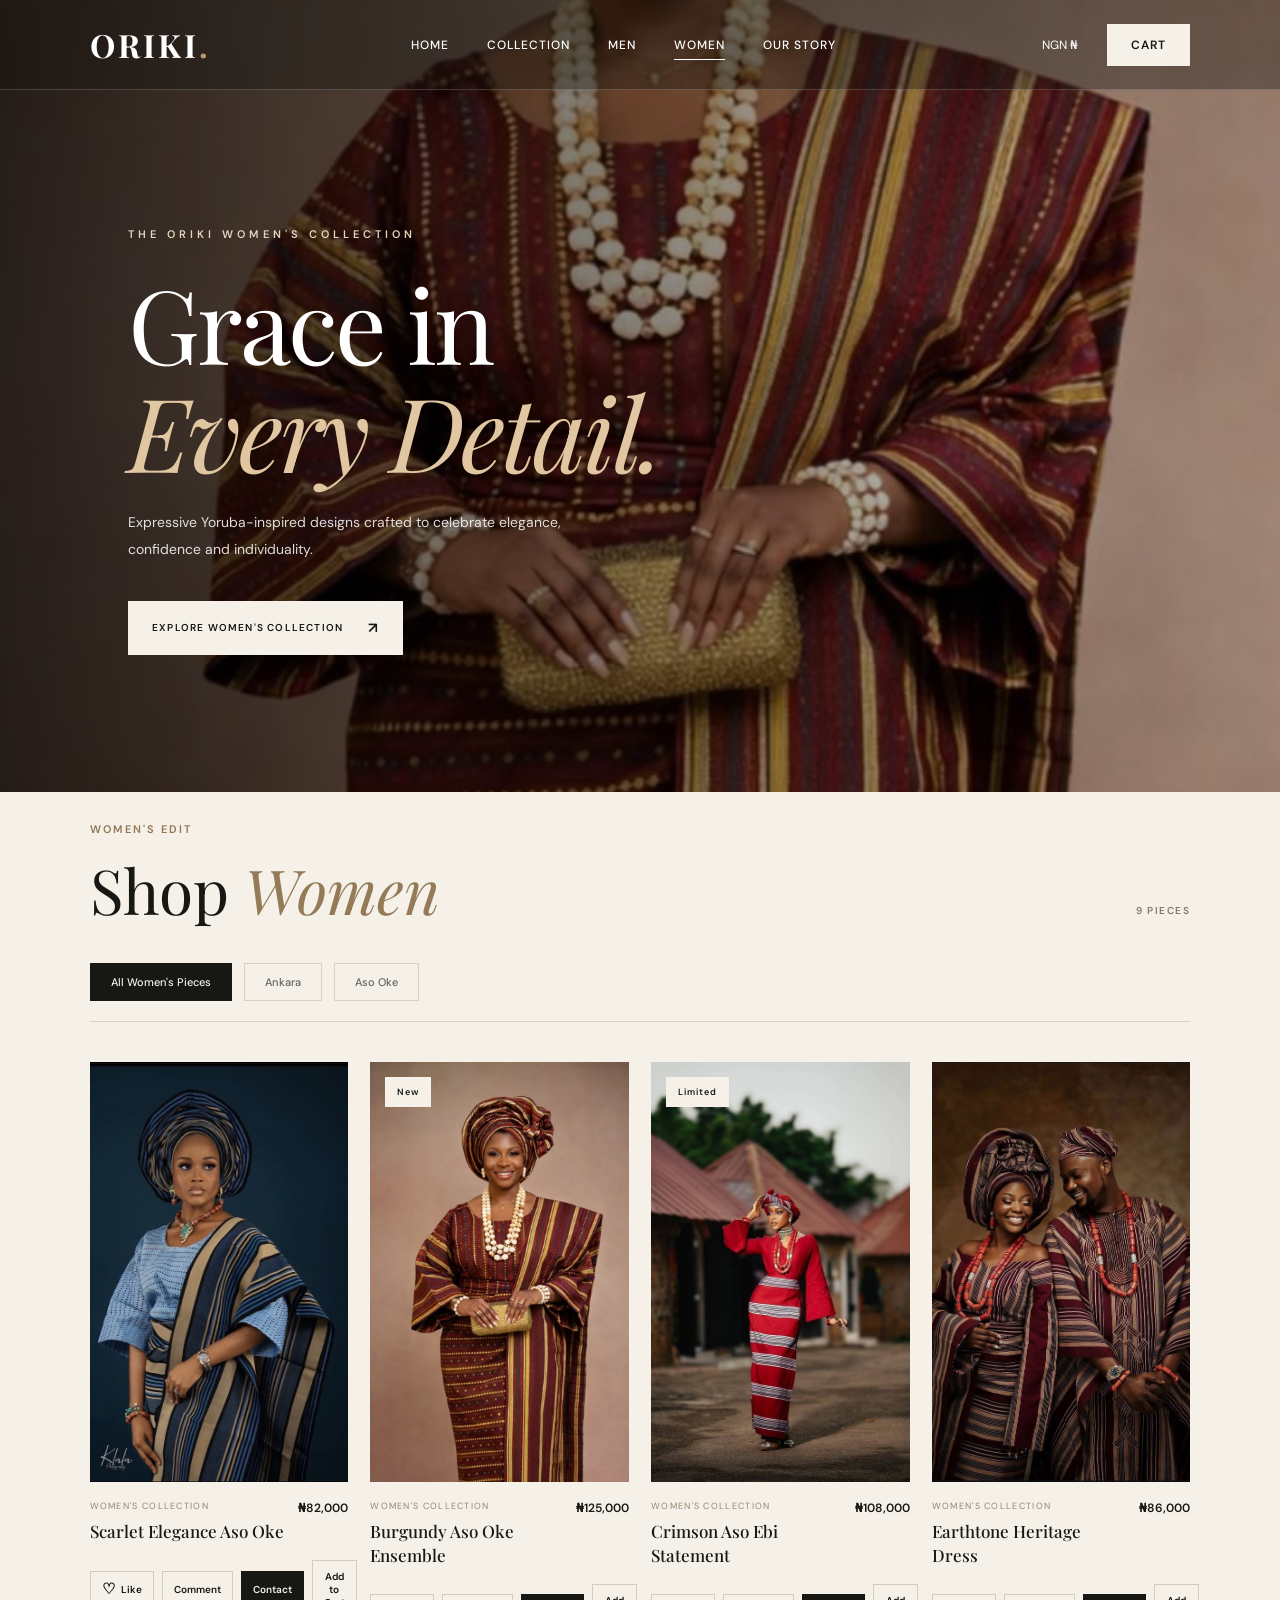
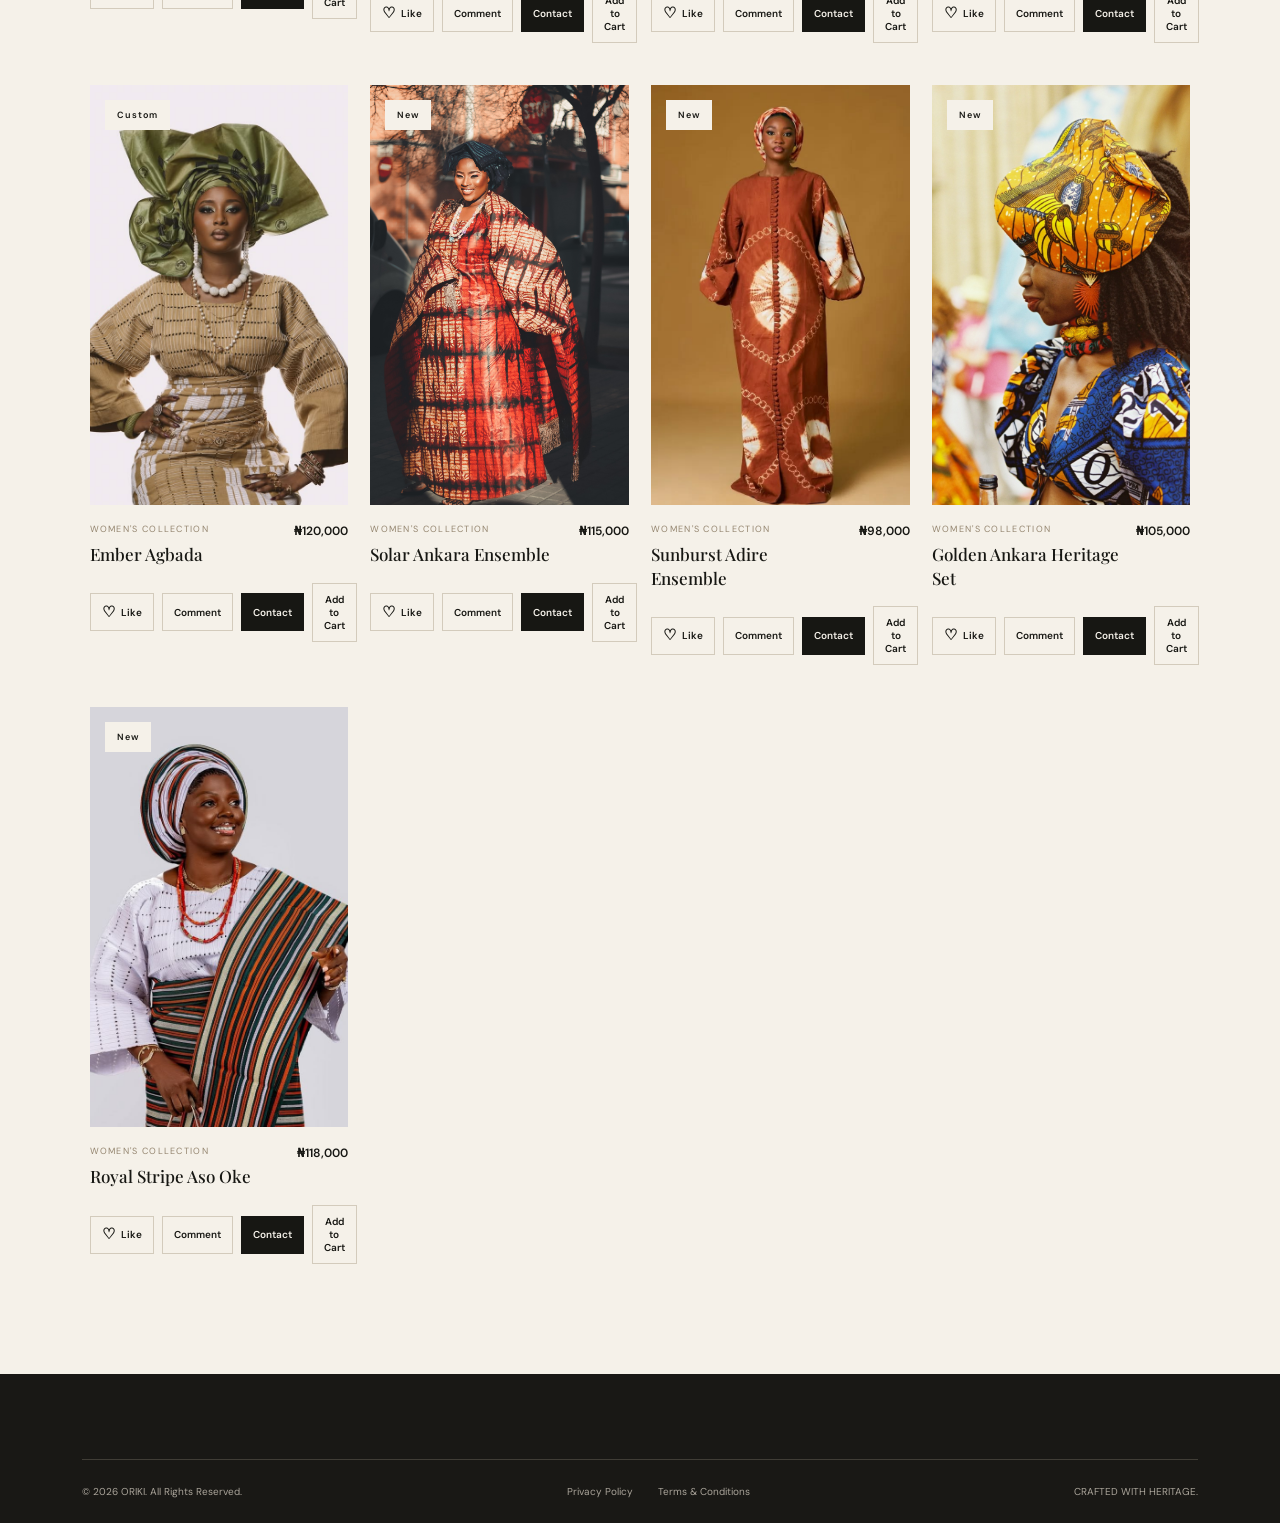
<file: women.html>
<!DOCTYPE html>
<html lang="en">

<head>
    <meta charset="UTF-8">
    <meta name="viewport" content="width=device-width, initial-scale=1.0">
    <meta name="description" content="Explore ORIKI women's Ankara and traditional fashion collection.">
    <title>Women's Collection | ORIKI</title>
    <link rel="preconnect" href="https://fonts.googleapis.com">
    <link rel="preconnect" href="https://fonts.gstatic.com" crossorigin>
    <link
        href="https://fonts.googleapis.com/css2?family=DM+Sans:wght@400;500;600;700&family=Playfair+Display:wght@400;500;600;700&display=swap"
        rel="stylesheet">
    <link rel="stylesheet" href="style.css">
    <link rel="stylesheet" href="collection.css">
    <script src="currency.js" defer></script>
    <script src="cart.js" defer></script>
    <script src="collection.js" defer></script>
</head>

<body>
    <header class="header" id="header">
        <nav class="navbar">
            <a href="index.html" class="logo">ORIKI<span>.</span></a>
            <div class="nav-menu" id="navMenu">
                <a href="index.html" class="nav-link">Home</a>
                <a href="collection.html" class="nav-link">Collection</a>
                <a href="men.html" class="nav-link">Men</a>
                <a href="women.html" class="nav-link active" aria-current="page">Women</a>
                <a href="index.html#story" class="nav-link">Our Story</a>
            </div>
            <div class="nav-actions">
                <button class="currency-btn" id="currencyBtn" type="button">NGN ₦</button>
                <a href="shop.html" class="shop-btn">
                    Cart <span class="cart-count" aria-live="polite" hidden>0</span>
                </a>
                <button class="menu-toggle" id="menuToggle" aria-label="Open navigation menu" aria-expanded="false"
                    aria-controls="navMenu" type="button">
                    <span></span>
                    <span></span>
                </button>
            </div>
        </nav>
    </header>

    <main>
        <section class="collection-hero">
            <div class="collection-hero-image">
                <video autoplay muted loop playsinline preload="metadata"
                    poster="assets-collection/download (4).jpg"
                    aria-label="ORIKI women's fashion video">
                    <source src="assets-collection/women hero background.mp4" type="video/mp4">
                </video>
            </div>
            <div class="collection-hero-overlay"></div>
            <div class="collection-hero-content">
                <p class="collection-hero-label">THE ORIKI WOMEN'S COLLECTION</p>
                <h1>Grace in <br><span>Every Detail.</span></h1>
                <p class="collection-hero-description">
                    Expressive Yoruba-inspired designs crafted to celebrate elegance, confidence and individuality.
                </p>
                <a href="#products" class="collection-hero-button">
                    EXPLORE WOMEN'S COLLECTION <span>↗</span>
                </a>
            </div>
        </section>

        <section class="all-collections" id="products">
            <div class="all-collections-header">
                <div>
                    <p class="section-label">WOMEN'S EDIT</p>
                    <h2>Shop <span>Women</span></h2>
                </div>
                <p class="products-count" id="productsCount">0 PIECES</p>
            </div>

            <div class="collection-filters" aria-label="Filter women's collection">
                <button class="filter-btn active" type="button" data-filter="women" aria-pressed="true">All Women's
                    Pieces</button>
                <button class="filter-btn" type="button" data-filter="ankara" aria-pressed="false">Ankara</button>
                <button class="filter-btn" type="button" data-filter="asooke" aria-pressed="false">Aso Oke</button>
            </div>

            <div class="collection-product-grid" id="productGrid" aria-live="polite"></div>
        </section>
    </main>

    <footer class="oriki-footer">
        <div class="footer-bottom">
            <p>© 2026 ORIKI. All Rights Reserved.</p>
            <div>
                <a href="privacy.html">Privacy Policy</a>
                <a href="terms.html">Terms & Conditions</a>
            </div>
            <span>CRAFTED WITH HERITAGE.</span>
        </div>
    </footer>
</body>

</html>
</file>
<file: style.css>
/* =========================
   GENERAL SETTINGS
========================= */

* {
    margin: 0;
    padding: 0;
    box-sizing: border-box;
}

html {
    scroll-behavior: smooth;
}

body {
    font-family: 'DM Sans', sans-serif;
    background: #f5f1e9;
    color: #171713;
}

a {
    text-decoration: none;
    color: inherit;
}

button {
    font: inherit;
}

/* =========================
   NAVBAR
========================= */

.header {
    position: fixed;
    top: 0;
    left: 0;
    width: 100%;
    z-index: 1000;
    transition: background 0.3s ease;
}

.header.scrolled {
    background: rgba(19, 19, 16, 0.96);
}

.navbar {
    width: 100%;
    min-height: 90px;
    padding: 0 7%;
    display: flex;
    align-items: center;
    justify-content: space-between;
    border-bottom: 1px solid rgba(255, 255, 255, 0.18);
}

.logo {
    font-family: 'Playfair Display', serif;
    font-size: 32px;
    font-weight: 700;
    letter-spacing: 3px;
    color: #fff;
}

.logo span {
    color: #b79b70;
}

.nav-menu {
    display: flex;
    align-items: center;
    gap: 38px;
}

.nav-link {
    color: #fff;
    font-size: 12px;
    font-weight: 500;
    letter-spacing: 1px;
    text-transform: uppercase;
    position: relative;
}

.nav-link::after {
    content: "";
    position: absolute;
    width: 0;
    height: 1px;
    left: 0;
    bottom: -7px;
    background: #fff;
    transition: width 0.3s ease;
}

.nav-link:hover::after {
    width: 100%;
}

.nav-actions {
    display: flex;
    align-items: center;
    gap: 22px;
}

.currency-btn {
    background: transparent;
    border: 1px solid transparent;
    padding: 8px 6px;
    color: #fff;
    font-size: 12px;
    cursor: pointer;
}

.currency-btn:hover {
    border-bottom-color: #b79b70;
}

.currency-btn:focus-visible {
    outline: 2px solid #b79b70;
    outline-offset: 4px;
}

.shop-btn {
    padding: 13px 24px;
    background: #f5f1e9;
    color: #171713;
    font-size: 12px;
    font-weight: 600;
    text-transform: uppercase;
    letter-spacing: 1px;
}

.cart-count {
    display: inline-grid;
    place-items: center;
    min-width: 18px;
    height: 18px;
    margin-left: 5px;
    border-radius: 50%;
    background: #947b58;
    color: #fff;
    font-size: 9px;
    line-height: 1;
}

.cart-count[hidden] {
    display: none;
}

.menu-toggle {
    display: none;
    background: transparent;
    border: none;
    cursor: pointer;
}

.menu-toggle span {
    display: block;
    width: 27px;
    height: 2px;
    margin: 6px 0;
    background: #fff;
    transition: transform 0.3s ease;
}

/* =========================
   HERO SECTION
========================= */

.hero {
    min-height: 100svh;
    width: 100%;
    position: relative;
    display: flex;
    align-items: center;
    overflow: hidden;
    background: #25231e;
    color: #fff;
}

.hero-video {
    position: absolute;
    inset: 0;
    width: 100%;
    height: 100%;
    object-fit: cover;
    object-position: center;
}

.hero-overlay {
    position: absolute;
    inset: 0;
    background: linear-gradient(90deg,
            rgba(0, 0, 0, 0.75) 0%,
            rgba(0, 0, 0, 0.43) 50%,
            rgba(0, 0, 0, 0.15) 100%);
}

.hero-content {
    position: relative;
    z-index: 2;
    max-width: 720px;
    margin-left: 10%;
    padding-top: 65px;
    animation: heroReveal 1.2s ease forwards;
}

.hero-tag {
    font-size: 11px;
    letter-spacing: 4px;
    font-weight: 600;
    margin-bottom: 27px;
    color: #e4d5bd;
}

.hero-content h1 {
    font-family: 'Playfair Display', serif;
    font-size: clamp(65px, 8vw, 112px);
    font-weight: 400;
    line-height: 1.05;
    letter-spacing: -3px;
}

.hero-content h1 span {
    font-style: italic;
    color: #e1c7a1;
}

.hero-description {
    max-width: 460px;
    margin-top: 25px;
    font-size: 15px;
    line-height: 1.9;
    color: rgba(255, 255, 255, 0.82);
}

.hero-buttons {
    display: flex;
    align-items: center;
    gap: 30px;
    margin-top: 38px;
}

.primary-btn {
    background: #f5f1e9;
    color: #171713;
    padding: 17px 25px;
    font-size: 12px;
    font-weight: 600;
    letter-spacing: 1px;
    text-transform: uppercase;
}

.primary-btn span {
    margin-left: 15px;
}

.secondary-btn {
    font-size: 12px;
    color: #fff;
    text-transform: uppercase;
    letter-spacing: 1px;
    border-bottom: 1px solid #fff;
    padding-bottom: 7px;
}

/* =========================
   HERO BOTTOM DETAILS
========================= */

.hero-bottom {
    position: absolute;
    bottom: 35px;
    left: 7%;
    right: 7%;
    display: flex;
    justify-content: space-between;
    z-index: 2;
}

.hero-bottom p,
.hero-scroll p {
    font-size: 10px;
    letter-spacing: 2px;
    color: rgba(255, 255, 255, 0.8);
}

.hero-scroll {
    position: absolute;
    bottom: 0;
    left: 50%;
    transform: translateX(-50%);
    display: flex;
    align-items: center;
    gap: 12px;
    z-index: 2;
}

.hero-scroll span {
    width: 30px;
    height: 1px;
    background: #fff;
}



/* =========================
   BRAND INTRODUCTION
========================= */

.brand-intro {
    width: 100%;
    min-height: 750px;
    padding: 120px 9%;
    display: grid;
    grid-template-columns: 1fr 1fr;
    align-items: center;
    gap: 100px;
    background: #f5f1e9;
}

.brand-intro-image {
    position: relative;
    height: 580px;
    overflow: hidden;
}

.brand-intro-image img {
    width: 100%;
    height: 100%;
    object-fit: cover;
    display: block;
}

.image-caption {
    position: absolute;
    bottom: 25px;
    left: 25px;
    color: white;
    font-size: 10px;
    letter-spacing: 3px;
}

.brand-intro-content {
    max-width: 520px;
}

.section-label {
    font-size: 11px;
    letter-spacing: 3px;
    font-weight: 600;
    color: #947b58;
    margin-bottom: 30px;
}

.brand-intro-content h2 {
    font-family: 'Playfair Display', serif;
    font-size: clamp(42px, 5vw, 66px);
    font-weight: 400;
    line-height: 1.15;
    color: #171713;
    margin-bottom: 30px;
}

.brand-intro-content h2 span {
    display: block;
    font-style: italic;
    color: #947b58;
}

.brand-description {
    font-size: 14px;
    line-height: 2;
    color: #68645d;
    margin-bottom: 18px;
}

.story-link {
    display: inline-block;
    margin-top: 25px;
    padding-bottom: 10px;
    border-bottom: 1px solid #171713;
    font-size: 11px;
    font-weight: 600;
    letter-spacing: 1.5px;
}

.story-link span {
    margin-left: 20px;
}

.brand-signature {
    margin-top: 65px;
    padding-top: 25px;
    border-top: 1px solid #d8d0c3;
}

.brand-signature span {
    font-family: 'Playfair Display', serif;
    font-size: 32px;
    font-weight: 700;
    letter-spacing: 3px;
}

.brand-signature p {
    font-size: 9px;
    letter-spacing: 2px;
    color: #8a8378;
    margin-top: 8px;
}




/* =========================
   FEATURED COLLECTION
========================= */

.featured-collection {
    padding: 110px 7%;
    background: #f5f1e9;
}

.collection-header {
    display: flex;
    justify-content: space-between;
    align-items: flex-end;
    margin-bottom: 55px;
    gap: 30px;
}

.collection-header h2 {
    font-family: 'Playfair Display', serif;
    font-size: clamp(42px, 5vw, 65px);
    font-weight: 400;
    margin-bottom: 18px;
}

.collection-header h2 span {
    font-style: italic;
    color: #947b58;
}

.collection-description {
    font-size: 14px;
    color: #777168;
    line-height: 1.8;
    max-width: 420px;
}

.view-all {
    font-size: 10px;
    letter-spacing: 1.5px;
    font-weight: 600;
    padding-bottom: 10px;
    border-bottom: 1px solid #171713;
    white-space: nowrap;
}

.view-all span {
    margin-left: 15px;
}

/* PRODUCT GRID */

.collection-grid {
    display: grid;
    grid-template-columns: repeat(4, minmax(0, 1fr));
    gap: 22px;
}

.product-card {
    min-width: 0;
}

.product-image {
    display: block;
    position: relative;
    height: 420px;
    overflow: hidden;
    background: #e7e0d4;
}

.product-image img {
    width: 100%;
    height: 100%;
    object-fit: cover;
    display: block;
    transition: transform 0.7s ease;
}

.product-card:hover .product-image img {
    transform: scale(1.04);
}

.product-tag {
    position: absolute;
    top: 15px;
    left: 15px;
    background: #f5f1e9;
    color: #171713;
    padding: 9px 12px;
    font-size: 9px;
    letter-spacing: 1px;
    font-weight: 600;
}

.product-info {
    display: flex;
    justify-content: space-between;
    align-items: flex-start;
    gap: 10px;
    padding-top: 20px;
}

.product-category {
    font-size: 9px;
    letter-spacing: 1.5px;
    color: #94856f;
    margin-bottom: 9px;
}

.product-info h3 {
    font-family: 'Playfair Display', serif;
    font-size: 17px;
    font-weight: 500;
}

.product-price {
    font-size: 12px;
    white-space: nowrap;
    font-weight: 600;
}

/* COLLECTION BOTTOM */

.collection-bottom {
    display: flex;
    justify-content: center;
    margin-top: 65px;
}

.collection-button {
    padding: 17px 30px;
    border: 1px solid #171713;
    font-size: 10px;
    font-weight: 600;
    letter-spacing: 1.5px;
}

.collection-button span {
    margin-left: 20px;
}

/* =========================
   COLLECTION RESPONSIVENESS
========================= */



/* ================================
   NEW ARRIVALS
================================ */

.new-arrivals {
    background: #f5f2eb;
    padding: 110px 6.4%;
}

.new-arrivals-header {
    display: flex;
    justify-content: space-between;
    align-items: flex-end;
    margin-bottom: 48px;
}

.section-label {
    display: block;
    font-size: 11px;
    letter-spacing: 2px;
    margin-bottom: 15px;
    color: #927653;
}

.new-arrivals-header h2 {
    font-family: Georgia, serif;
    font-size: clamp(42px, 5vw, 68px);
    font-weight: 400;
    line-height: 1;
    color: #191815;
}

.new-arrivals-header h2 em {
    color: #9a805d;
    font-weight: 400;
}

.new-arrivals-header p {
    max-width: 420px;
    margin-top: 20px;
    font-size: 14px;
    line-height: 1.8;
    color: #69645d;
}

.new-arrivals-link {
    color: #191815;
    text-decoration: none;
    font-size: 10px;
    letter-spacing: 1.5px;
    border-bottom: 1px solid #191815;
    padding-bottom: 12px;
    white-space: nowrap;
}

.new-arrivals-link span {
    margin-left: 18px;
}

.new-arrivals-grid {
    display: grid;
    grid-template-columns: repeat(3, 1fr);
    gap: 22px;
}

.arrival-card {
    min-width: 0;
}

.arrival-image {
    width: 100%;
    height: 430px;
    position: relative;
    overflow: hidden;
    background: #e6e0d5;
}

.arrival-image img {
    width: 100%;
    height: 100%;
    object-fit: cover;
    display: block;
    transition: transform 0.7s ease;
}

.arrival-card:hover .arrival-image img {
    transform: scale(1.04);
}

.arrival-tag {
    position: absolute;
    top: 16px;
    left: 16px;
    background: #f5f2eb;
    color: #191815;
    padding: 10px 14px;
    font-size: 9px;
    letter-spacing: 1px;
}

.arrival-info {
    display: flex;
    justify-content: space-between;
    align-items: flex-start;
    gap: 10px;
    padding-top: 18px;
}

.arrival-info h3 {
    font-size: 15px;
    font-weight: 500;
    color: #191815;
    margin-bottom: 7px;
}

.arrival-info p {
    font-size: 12px;
    color: #81796e;
}

.arrival-info>span {
    font-size: 13px;
    color: #191815;
    white-space: nowrap;
}


/* ================================
   CUSTOM TAILORING
================================ */

.custom-tailoring {
    display: grid;
    grid-template-columns: 1fr 1fr;
    min-height: 650px;
    background: #e9e3d8;
}

.tailoring-image {
    min-height: 650px;
    overflow: hidden;
}

.tailoring-image img {
    width: 100%;
    height: 100%;
    object-fit: cover;
    display: block;
}

.tailoring-content {
    display: flex;
    flex-direction: column;
    justify-content: center;
    align-items: flex-start;
    padding: 80px 12%;
}

.tailoring-content h2 {
    font-family: Georgia, serif;
    font-size: clamp(44px, 5vw, 72px);
    font-weight: 400;
    line-height: 1.08;
    color: #191815;
    margin-bottom: 25px;
}

.tailoring-content h2 em {
    color: #927653;
    font-weight: 400;
}

.tailoring-content p {
    max-width: 430px;
    font-size: 14px;
    line-height: 1.9;
    color: #69645d;
    margin-bottom: 35px;
}

.tailoring-button {
    display: inline-flex;
    align-items: center;
    gap: 25px;
    padding-bottom: 12px;
    border-bottom: 1px solid #191815;
    color: #191815;
    text-decoration: none;
    font-size: 10px;
    letter-spacing: 1.5px;
}

/* ================================
   CRAFTSMANSHIP
================================ */

.craftsmanship {
    background: #f5f2eb;
    padding: 110px 6.4%;
}

.craftsmanship-heading {
    margin-bottom: 55px;
}

.craftsmanship-heading h2 {
    font-family: Georgia, serif;
    font-size: clamp(42px, 5vw, 68px);
    font-weight: 400;
    line-height: 1.1;
    color: #191815;
}

.craftsmanship-heading h2 em {
    color: #927653;
    font-weight: 400;
}

.craftsmanship-content {
    display: grid;
    grid-template-columns: 1.1fr 0.9fr;
    gap: 9%;
    align-items: center;
}

.craftsmanship-image {
    height: 540px;
    overflow: hidden;
    background: #e6e0d5;
}

.craftsmanship-image img {
    width: 100%;
    height: 100%;
    object-fit: cover;
    display: block;
}

.craftsmanship-text {
    max-width: 470px;
}

.craft-number {
    display: block;
    color: #927653;
    font-size: 10px;
    letter-spacing: 2px;
    margin-bottom: 25px;
}

.craftsmanship-text h3 {
    font-family: Georgia, serif;
    font-size: clamp(30px, 3.5vw, 46px);
    font-weight: 400;
    line-height: 1.2;
    color: #191815;
    margin-bottom: 22px;
}

.craftsmanship-text p {
    font-size: 14px;
    line-height: 1.9;
    color: #69645d;
    margin-bottom: 18px;
}

.craftsmanship-link {
    display: inline-flex;
    gap: 20px;
    align-items: center;
    margin-top: 18px;
    padding-bottom: 12px;
    border-bottom: 1px solid #191815;
    color: #191815;
    text-decoration: none;
    font-size: 10px;
    letter-spacing: 1.5px;
}

/* TABLET */

@media (max-width: 900px) {
    .craftsmanship-content {
        gap: 5%;
    }

    .craftsmanship-image {
        height: 450px;
    }
}

/* MOBILE */

@media (max-width: 600px) {
    .craftsmanship {
        padding: 75px 5%;
    }

    .craftsmanship-heading {
        margin-bottom: 35px;
    }

    .craftsmanship-content {
        grid-template-columns: 1fr;
        gap: 35px;
    }

    .craftsmanship-image {
        height: 390px;
    }

    .craftsmanship-text {
        max-width: 100%;
    }
}

/* ================================
   ORIKI FOOTER
================================ */

.oriki-footer {
    background: #191815;
    color: #f5f2eb;
    padding: 85px 6.4% 25px;
}

.footer-main {
    display: grid;
    grid-template-columns: 1.6fr 1fr 1fr 1fr;
    gap: 55px;
    padding-bottom: 75px;
}

.footer-logo {
    display: inline-block;
    font-family: Georgia, serif;
    font-size: 43px;
    letter-spacing: 5px;
    color: #f5f2eb;
    text-decoration: none;
    margin-bottom: 22px;
}

.footer-brand p {
    max-width: 310px;
    color: #aaa49a;
    font-size: 13px;
    line-height: 1.9;
    margin-bottom: 28px;
}

.footer-socials {
    display: flex;
    flex-wrap: wrap;
    gap: 20px;
}

.footer-socials a,
.footer-column a {
    color: #aaa49a;
    text-decoration: none;
    font-size: 12px;
    transition: color 0.3s ease;
}

.footer-column {
    display: flex;
    flex-direction: column;
    gap: 18px;
}

.footer-column h3 {
    color: #f5f2eb;
    font-size: 10px;
    letter-spacing: 2px;
    font-weight: 500;
    margin-bottom: 8px;
}

.footer-socials a:hover,
.footer-column a:hover {
    color: #f5f2eb;
}

.footer-bottom {
    border-top: 1px solid #403d36;
    padding-top: 25px;
    display: flex;
    justify-content: space-between;
    align-items: center;
    flex-wrap: wrap;
    gap: 20px;
}

.footer-bottom p,
.footer-bottom a,
.footer-bottom span {
    color: #aaa49a;
    font-size: 10px;
    text-decoration: none;
}

.footer-bottom div {
    display: flex;
    gap: 25px;
}

/* TABLET */

@media (max-width: 900px) {
    .footer-main {
        grid-template-columns: repeat(2, 1fr);
        gap: 45px;
    }
}

/* MOBILE */

@media (max-width: 600px) {
    .oriki-footer {
        padding: 65px 6% 25px;
    }

    .footer-main {
        grid-template-columns: repeat(2, 1fr);
        gap: 40px 20px;
        padding-bottom: 50px;
    }

    .footer-brand {
        grid-column: 1 / -1;
    }

    .footer-bottom {
        align-items: flex-start;
        flex-direction: column;
    }

    .footer-bottom div {
        flex-wrap: wrap;
    }
}

/* TABLET */

@media (max-width: 900px) {
    .custom-tailoring {
        min-height: 520px;
    }

    .tailoring-image {
        min-height: 520px;
    }

    .tailoring-content {
        padding: 55px 9%;
    }
}

/* MOBILE */

@media (max-width: 600px) {
    .custom-tailoring {
        grid-template-columns: 1fr;
    }

    .tailoring-image {
        min-height: 420px;
        height: 420px;
    }

    .tailoring-content {
        padding: 65px 7%;
    }

    .tailoring-content h2 {
        font-size: 48px;
    }
}

/* TABLET */

@media (max-width: 900px) {
    .new-arrivals-grid {
        grid-template-columns: repeat(2, 1fr);
        row-gap: 35px;
    }

    .arrival-image {
        height: 380px;
    }
}

/* MOBILE */

@media (max-width: 600px) {
    .new-arrivals {
        padding: 75px 5%;
    }

    .new-arrivals-header {
        display: block;
        margin-bottom: 35px;
    }

    .new-arrivals-link {
        display: inline-block;
        margin-top: 25px;
    }

    .new-arrivals-grid {
        grid-template-columns: repeat(2, minmax(0, 1fr));
        gap: 25px 12px;
    }

    .arrival-image {
        height: 260px;
    }

    .arrival-info {
        display: block;
    }

    .arrival-info h3 {
        font-size: 13px;
    }

    .arrival-info>span {
        display: block;
        margin-top: 9px;
    }
}

@media (max-width: 1000px) {
    .collection-grid {
        grid-template-columns: repeat(2, minmax(0, 1fr));
        gap: 35px 20px;
    }

    .product-image {
        height: 400px;
    }
}

@media (max-width: 700px) {
    .featured-collection {
        padding: 75px 6%;
    }

    .collection-header {
        flex-direction: column;
        align-items: flex-start;
        gap: 25px;
        margin-bottom: 35px;
    }

    .collection-header h2 {
        font-size: 45px;
    }

    .collection-grid {
        grid-template-columns: repeat(2, minmax(0, 1fr));
        gap: 30px 12px;
    }

    .product-image {
        height: 270px;
    }

    .product-info {
        flex-direction: column;
        gap: 8px;
        padding-top: 14px;
    }

    .product-info h3 {
        font-size: 15px;
    }

    .product-price {
        font-size: 11px;
    }

    .product-category {
        font-size: 8px;
        letter-spacing: 1px;
    }

    .product-tag {
        top: 9px;
        left: 8px;
        padding: 7px;
        font-size: 8px;
    }

    .collection-bottom {
        margin-top: 45px;
    }
}

@media (max-width: 380px) {
    .product-image {
        height: 220px;
    }
}

/* =========================
   BRAND INTRO RESPONSIVE
========================= */

@media (max-width: 900px) {
    .brand-intro {
        gap: 45px;
        padding: 90px 6%;
    }

    .brand-intro-image {
        height: 480px;
    }
}

@media (max-width: 700px) {
    .brand-intro {
        grid-template-columns: 1fr;
        gap: 45px;
        padding: 75px 7%;
    }

    .brand-intro-image {
        height: 450px;
    }

    .brand-intro-content h2 {
        font-size: 46px;
    }

    .brand-description {
        font-size: 13px;
    }

    .brand-signature {
        margin-top: 45px;
    }
}

/* =========================
   ANIMATIONS
========================= */

@keyframes heroReveal {
    from {
        opacity: 0;
        transform: translateY(35px);
    }

    to {
        opacity: 1;
        transform: translateY(0);
    }
}

/* =========================
   RESPONSIVE DESIGN
========================= */

@media (max-width: 900px) {

    .navbar {
        padding: 0 5%;
    }

    .nav-menu {
        gap: 20px;
    }

    .nav-link {
        font-size: 10px;
    }

    .nav-actions {
        gap: 12px;
    }
}

@media (max-width: 700px) {

    .navbar {
        min-height: 75px;
    }

    .logo {
        font-size: 27px;
    }

    .nav-menu {
        position: absolute;
        top: 75px;
        left: 0;
        width: 100%;
        padding: 35px 7%;
        background: #171713;
        display: flex;
        flex-direction: column;
        align-items: flex-start;
        gap: 27px;
        visibility: hidden;
        opacity: 0;
        transform: translateY(-10px);
        transition: 0.3s ease;
    }

    .nav-menu.active {
        visibility: visible;
        opacity: 1;
        transform: translateY(0);
    }

    .nav-link {
        font-size: 13px;
    }

    .currency-btn {
        font-size: 11px;
    }

    .shop-btn {
        padding: 11px 14px;
        font-size: 10px;
    }

    .menu-toggle {
        display: block;
    }

    .hero {
        min-height: 100svh;
    }

    .hero-video {
        object-position: center;
    }

    .hero-overlay {
        background: rgba(0, 0, 0, 0.55);
    }

    .hero-content {
        margin: 0;
        padding: 100px 7% 80px;
    }

    .hero-tag {
        font-size: 9px;
        letter-spacing: 2px;
        line-height: 1.8;
    }

    .hero-content h1 {
        font-size: clamp(55px, 13vw, 78px);
        letter-spacing: -2px;
    }

    .hero-description {
        font-size: 13px;
        max-width: 340px;
    }

    .hero-buttons {
        flex-wrap: wrap;
        gap: 22px;
    }

    .primary-btn {
        padding: 15px 18px;
        font-size: 10px;
    }

    .secondary-btn {
        font-size: 10px;
    }

    .hero-bottom {
        left: 7%;
        right: 7%;
        bottom: 25px;
    }

    .hero-bottom p {
        font-size: 8px;
        letter-spacing: 1px;
    }

    .hero-scroll {
        display: none;
    }
}

@media (prefers-reduced-motion: reduce) {

    *,
    *::before,
    *::after {
        scroll-behavior: auto !important;
        animation-duration: 0.01ms !important;
        transition-duration: 0.01ms !important;
    }
}
</file>
<file: collection.css>
/* =====================================
   ORIKI COLLECTION PAGE
===================================== */


/* =====================================
   COLLECTION NAVIGATION
===================================== */

.header {
    background: rgba(19, 19, 16, 0.35);
}

.nav-link.active::after {
    width: 100%;
}


/* =====================================
   COLLECTION HERO
===================================== */

.collection-hero {
    position: relative;
    width: 100%;
    min-height: 88vh;
    display: flex;
    align-items: center;
    overflow: hidden;
    background: #25231e;
    color: #fff;
}

.collection-hero-image {
    position: absolute;
    inset: 0;
    width: 100%;
    height: 100%;
}

.collection-hero-image img {
    width: 100%;
    height: 100%;
    object-fit: cover;
    object-position: center;
    display: block;
}

.collection-hero-image video {
    width: 100%;
    height: 100%;
    object-fit: cover;
    object-position: center;
    display: block;
}

.collection-hero-overlay {
    position: absolute;
    inset: 0;
    background: linear-gradient(90deg,
            rgba(0, 0, 0, 0.76) 0%,
            rgba(0, 0, 0, 0.43) 55%,
            rgba(0, 0, 0, 0.12) 100%);
}

.collection-hero-content {
    position: relative;
    z-index: 2;
    width: 100%;
    max-width: 750px;
    margin-left: 10%;
    padding-top: 90px;
    animation: collectionReveal 1s ease forwards;
}

.collection-hero-label {
    font-size: 11px;
    font-weight: 600;
    letter-spacing: 4px;
    color: #e4d5bd;
    margin-bottom: 28px;
}

.collection-hero-content h1 {
    font-family: 'Playfair Display', serif;
    font-size: clamp(65px, 8vw, 108px);
    font-weight: 400;
    line-height: 1.05;
    letter-spacing: -3px;
}

.collection-hero-content h1 span {
    color: #e1c7a1;
    font-style: italic;
}

.collection-hero-description {
    max-width: 450px;
    margin-top: 25px;
    font-size: 14px;
    line-height: 1.9;
    color: rgba(255, 255, 255, 0.85);
}

.collection-hero-button {
    display: inline-flex;
    align-items: center;
    gap: 25px;
    margin-top: 38px;
    padding: 17px 24px;
    background: #f5f1e9;
    color: #171713;
    font-size: 10px;
    font-weight: 600;
    letter-spacing: 1.2px;
}

.collection-hero-button span {
    font-size: 15px;
}


/* =====================================
   COLLECTION INTRODUCTION
===================================== */

.collection-intro {
    padding: 105px 7%;
    background: #f5f1e9;
    text-align: center;
}

.collection-intro-content {
    max-width: 750px;
    margin: 0 auto;
}

.collection-intro .section-label {
    margin-bottom: 22px;
}

.collection-intro h2 {
    font-family: 'Playfair Display', serif;
    font-size: clamp(38px, 5vw, 62px);
    font-weight: 400;
    line-height: 1.2;
    margin-bottom: 25px;
}

.collection-intro h2 span {
    color: #947b58;
    font-style: italic;
}

.collection-intro-content>p:last-child {
    max-width: 650px;
    margin: 0 auto;
    color: #68645d;
    font-size: 14px;
    line-height: 2;
}


/* =====================================
   ALL COLLECTIONS
===================================== */

.all-collections {
    padding: 30px 7% 110px;
    background: #f5f1e9;
}

.all-collections-header {
    display: flex;
    justify-content: space-between;
    align-items: flex-end;
    gap: 25px;
    margin-bottom: 38px;
}

.all-collections-header .section-label {
    margin-bottom: 18px;
}

.all-collections-header h2 {
    font-family: 'Playfair Display', serif;
    font-size: clamp(38px, 5vw, 62px);
    font-weight: 400;
    line-height: 1.15;
}

.all-collections-header h2 span {
    color: #947b58;
    font-style: italic;
}

.products-count {
    color: #81796e;
    font-size: 10px;
    font-weight: 600;
    letter-spacing: 1.5px;
    white-space: nowrap;
    padding-bottom: 8px;
}


/* =====================================
   PRODUCT FILTERS
===================================== */

.collection-filters {
    display: flex;
    align-items: center;
    flex-wrap: wrap;
    gap: 12px;
    margin-bottom: 40px;
    padding-bottom: 20px;
    border-bottom: 1px solid #d8d0c3;
}

.filter-btn {
    border: 1px solid #d8d0c3;
    background: transparent;
    color: #68645d;
    padding: 11px 20px;
    font-size: 11px;
    font-weight: 500;
    cursor: pointer;
    transition: background 0.25s ease,
        color 0.25s ease,
        border-color 0.25s ease;
}

.filter-btn.active {
    background: #171713;
    color: #f5f1e9;
    border-color: #171713;
}

.filter-btn:focus-visible {
    outline: 2px solid #947b58;
    outline-offset: 4px;
}


/* =====================================
   COLLECTION PRODUCT GRID
===================================== */

.collection-product-grid {
    display: grid;
    grid-template-columns: repeat(4, minmax(0, 1fr));
    gap: 42px 22px;
    min-height: 100px;
}

.catalogue-pending {
    grid-column: 1 / -1;
    padding: 65px 20px;
    text-align: center;
    color: #777168;
    font-family: 'Playfair Display', serif;
    font-size: 22px;
    line-height: 1.6;
}


/* =====================================
   PRODUCT CARDS
   Used when the 12 products are added
===================================== */

.collection-product-card {
    min-width: 0;
}

.collection-product-card[hidden] {
    display: none;
}

.collection-product-image {
    position: relative;
    display: block;
    width: 100%;
    height: 420px;
    overflow: hidden;
    background: #e7e0d4;
}

.collection-product-image img {
    display: block;
    width: 100%;
    height: 100%;
    object-fit: cover;
    transition: transform 0.7s ease;
}

.collection-product-card:hover .collection-product-image img {
    transform: scale(1.04);
}

.collection-product-tag {
    position: absolute;
    top: 15px;
    left: 15px;
    padding: 9px 12px;
    background: #f5f1e9;
    color: #171713;
    font-size: 9px;
    font-weight: 600;
    letter-spacing: 1px;
}

.collection-product-info {
    display: flex;
    justify-content: space-between;
    align-items: flex-start;
    gap: 12px;
    padding-top: 18px;
}

.collection-product-category {
    margin-bottom: 8px;
    color: #94856f;
    font-size: 9px;
    letter-spacing: 1.3px;
    text-transform: uppercase;
}

.collection-product-info h3 {
    font-family: 'Playfair Display', serif;
    font-size: 17px;
    font-weight: 500;
    line-height: 1.4;
}

.collection-product-price {
    color: #171713;
    font-size: 12px;
    font-weight: 600;
    white-space: nowrap;
}

.collection-product-actions {
    display: flex;
    align-items: center;
    gap: 8px;
    margin-top: 16px;
}

.product-action {
    min-height: 38px;
    display: inline-flex;
    align-items: center;
    justify-content: center;
    gap: 6px;
    padding: 9px 11px;
    border: 1px solid #d3cbbc;
    background: transparent;
    color: #171713;
    font-size: 10px;
    font-weight: 600;
    cursor: pointer;
}

.like-action[aria-pressed="true"] {
    border-color: #947b58;
    background: #947b58;
    color: #fff;
}

.like-action span {
    font-size: 15px;
    line-height: 1;
}

.contact-action {
    margin-left: auto;
    border-color: #171713;
    background: #171713;
    color: #f5f1e9;
}

.product-action:focus-visible,
.product-comment-submit:focus-visible,
.product-comment-panel textarea:focus-visible {
    outline: 2px solid #947b58;
    outline-offset: 3px;
}

.product-comment-panel {
    display: grid;
    gap: 9px;
    margin-top: 12px;
    padding: 14px;
    border: 1px solid #d3cbbc;
    background: rgba(255, 255, 255, 0.35);
}

.product-comment-panel[hidden] {
    display: none;
}

.product-comment-panel label {
    color: #68645d;
    font-size: 10px;
    line-height: 1.5;
}

.product-comment-panel textarea {
    width: 100%;
    resize: vertical;
    border: 1px solid #d3cbbc;
    background: #fff;
    padding: 10px;
    color: #171713;
    font: inherit;
    font-size: 12px;
}

.product-comment-submit {
    justify-self: start;
    border: none;
    background: #171713;
    color: #fff;
    padding: 10px 12px;
    font-size: 10px;
    font-weight: 600;
    cursor: pointer;
}

.product-comment-status {
    min-height: 14px;
    color: #81796e;
    font-size: 10px;
}

.header-light {
    background: rgba(19, 19, 16, 0.96);
}

.cart-page {
    min-height: 100vh;
    padding: 140px 7% 90px;
    background: #f5f1e9;
}

.cart-header {
    margin-bottom: 38px;
}

.cart-header .section-label {
    margin-bottom: 15px;
}

.cart-header>div {
    display: flex;
    align-items: flex-end;
    justify-content: space-between;
    gap: 20px;
}

.cart-header h1 {
    font-family: 'Playfair Display', serif;
    font-size: clamp(48px, 7vw, 76px);
    font-weight: 400;
}

.cart-header h1 span {
    color: #947b58;
    font-style: italic;
}

.cart-header>div p {
    color: #81796e;
    font-size: 10px;
    letter-spacing: 1.5px;
}

.cart-layout {
    display: grid;
    grid-template-columns: minmax(0, 1fr) 320px;
    gap: 35px;
    align-items: start;
}

.cart-grid {
    display: grid;
    gap: 14px;
}

.cart-item {
    display: grid;
    grid-template-columns: 110px minmax(0, 1fr) auto auto;
    align-items: center;
    gap: 18px;
    padding: 14px;
    border: 1px solid #d8d0c3;
}

.cart-item img {
    width: 110px;
    height: 130px;
    object-fit: cover;
}

.cart-item-details h2 {
    margin-bottom: 8px;
    font-family: 'Playfair Display', serif;
    font-size: 18px;
    font-weight: 500;
}

.cart-item-details p {
    font-size: 12px;
    font-weight: 600;
}

.cart-quantity {
    display: grid;
    grid-template-columns: 34px 36px 34px;
    border: 1px solid #d8d0c3;
}

.cart-quantity button,
.cart-quantity span {
    min-height: 34px;
    display: grid;
    place-items: center;
    border: none;
    background: transparent;
    font-size: 12px;
}

.cart-quantity button {
    cursor: pointer;
}

.cart-quantity button:disabled {
    opacity: 0.4;
    cursor: not-allowed;
}

.cart-remove {
    border: none;
    background: transparent;
    color: #81796e;
    font-size: 10px;
    text-decoration: underline;
    cursor: pointer;
}

.cart-summary {
    position: sticky;
    top: 120px;
    padding: 24px;
    background: #e9e3d8;
}

.cart-summary>p:first-child {
    margin-bottom: 25px;
    font-family: 'Playfair Display', serif;
    font-size: 22px;
}

.cart-summary div {
    display: flex;
    justify-content: space-between;
    align-items: center;
    padding: 18px 0;
    border-top: 1px solid #d8d0c3;
}

.cart-order-note {
    margin: 0 0 16px;
    color: #68645d;
    font-size: 11px;
    line-height: 1.6;
}

.cart-order-link {
    display: block;
    padding: 15px;
    background: #171713;
    color: #fff;
    font-size: 10px;
    font-weight: 600;
    text-align: center;
}

.cart-order-link[aria-disabled="true"] {
    opacity: 0.45;
    cursor: not-allowed;
}

.cart-empty {
    padding: 80px 20px;
    border: 1px solid #d8d0c3;
    text-align: center;
}

.cart-empty p {
    margin-bottom: 12px;
    font-family: 'Playfair Display', serif;
    font-size: 24px;
}

.cart-empty a {
    border-bottom: 1px solid #171713;
    font-size: 10px;
    font-weight: 600;
}

/* =====================================
   EMPTY FILTER MESSAGE
===================================== */

.no-products-message {
    grid-column: 1 / -1;
    padding: 50px 20px;
    text-align: center;
    color: #777168;
    font-size: 14px;
}


/* =====================================
   COLLECTION CLOSING SECTION
===================================== */

.collection-closing {
    position: relative;
    display: flex;
    justify-content: center;
    align-items: center;
    min-height: 480px;
    padding: 90px 7%;
    background: #e9e3d8;
    text-align: center;
}

.collection-closing-content {
    max-width: 650px;
}

.collection-closing .section-label {
    margin-bottom: 22px;
}

.collection-closing h2 {
    font-family: 'Playfair Display', serif;
    font-size: clamp(42px, 6vw, 72px);
    font-weight: 400;
    line-height: 1.15;
    margin-bottom: 22px;
}

.collection-closing h2 span {
    color: #947b58;
    font-style: italic;
}

.collection-closing-content>p:not(.section-label) {
    max-width: 500px;
    margin: 0 auto;
    color: #68645d;
    font-size: 14px;
    line-height: 1.9;
}

.collection-closing-link {
    display: inline-flex;
    align-items: center;
    gap: 20px;
    margin-top: 30px;
    padding-bottom: 10px;
    border-bottom: 1px solid #171713;
    color: #171713;
    font-size: 10px;
    font-weight: 600;
    letter-spacing: 1.5px;
}


/* =====================================
   ANIMATION
===================================== */

@keyframes collectionReveal {
    from {
        opacity: 0;
        transform: translateY(30px);
    }

    to {
        opacity: 1;
        transform: translateY(0);
    }
}


/* =====================================
   TABLET RESPONSIVENESS
===================================== */

@media (max-width: 1000px) {

    .collection-product-grid {
        grid-template-columns: repeat(2, minmax(0, 1fr));
        gap: 35px 20px;
    }

    .collection-product-image {
        height: 400px;
    }

}


/* =====================================
   MOBILE RESPONSIVENESS
===================================== */

@media (max-width: 700px) {
    .cart-page {
        padding: 120px 6% 70px;
    }

    .cart-header>div {
        align-items: flex-start;
        flex-direction: column;
    }

    .cart-layout {
        grid-template-columns: 1fr;
    }

    .cart-item {
        grid-template-columns: 86px minmax(0, 1fr);
        gap: 12px;
    }

    .cart-item img {
        width: 86px;
        height: 105px;
    }

    .cart-quantity {
        grid-column: 1;
        width: fit-content;
    }

    .cart-remove {
        grid-column: 2;
        justify-self: end;
    }

    .cart-summary {
        position: static;
    }

    .collection-hero {
        min-height: 780px;
        min-height: 100svh;
    }

    .collection-hero-overlay {
        background: rgba(0, 0, 0, 0.58);
    }

    .collection-hero-content {
        margin: 0;
        padding: 110px 7% 70px;
    }

    .collection-hero-label {
        font-size: 9px;
        letter-spacing: 2px;
        line-height: 1.8;
    }

    .collection-hero-content h1 {
        font-size: clamp(55px, 13vw, 78px);
        letter-spacing: -2px;
    }

    .collection-hero-description {
        max-width: 340px;
        font-size: 13px;
    }

    .collection-hero-button {
        padding: 15px 18px;
        font-size: 9px;
    }

    .collection-intro {
        padding: 75px 7%;
    }

    .collection-intro h2 {
        font-size: 43px;
    }

    .collection-intro-content>p:last-child {
        font-size: 13px;
    }

    .all-collections {
        padding: 25px 6% 75px;
    }

    .all-collections-header {
        align-items: flex-start;
        flex-direction: column;
        gap: 15px;
        margin-bottom: 30px;
    }

    .all-collections-header h2 {
        font-size: 43px;
    }

    .products-count {
        padding: 0;
    }

    .collection-filters {
        gap: 9px;
        margin-bottom: 30px;
    }

    .filter-btn {
        padding: 10px 14px;
        font-size: 10px;
    }

    .collection-product-grid {
        grid-template-columns: repeat(2, minmax(0, 1fr));
        gap: 30px 12px;
    }

    .collection-product-image {
        height: 270px;
    }

    .collection-product-info {
        display: block;
        padding-top: 14px;
    }

    .collection-product-info h3 {
        font-size: 15px;
    }

    .collection-product-category {
        font-size: 8px;
        letter-spacing: 1px;
    }

    .collection-product-price {
        display: block;
        margin-top: 9px;
        font-size: 11px;
    }

    .collection-product-actions {
        flex-wrap: wrap;
        gap: 6px;
        margin-top: 12px;
    }

    .product-action {
        min-height: 36px;
        padding: 8px;
        font-size: 9px;
    }

    .contact-action {
        margin-left: 0;
    }

    .product-comment-panel {
        padding: 10px;
    }

    .collection-product-tag {
        top: 9px;
        left: 8px;
        padding: 7px;
        font-size: 8px;
    }

    .collection-closing {
        min-height: 400px;
        padding: 75px 7%;
    }

    .collection-closing h2 {
        font-size: 45px;
    }

}


/* =====================================
   SMALL MOBILE
===================================== */

@media (max-width: 380px) {

    .collection-product-image {
        height: 220px;
    }

    .filter-btn {
        padding: 9px 11px;
        font-size: 9px;
    }

}


/* =====================================
   REDUCED MOTION
===================================== */

@media (prefers-reduced-motion: reduce) {

    .collection-hero-content {
        animation: none;
    }

    .collection-product-image img {
        transition: none;
    }

}
</file>
